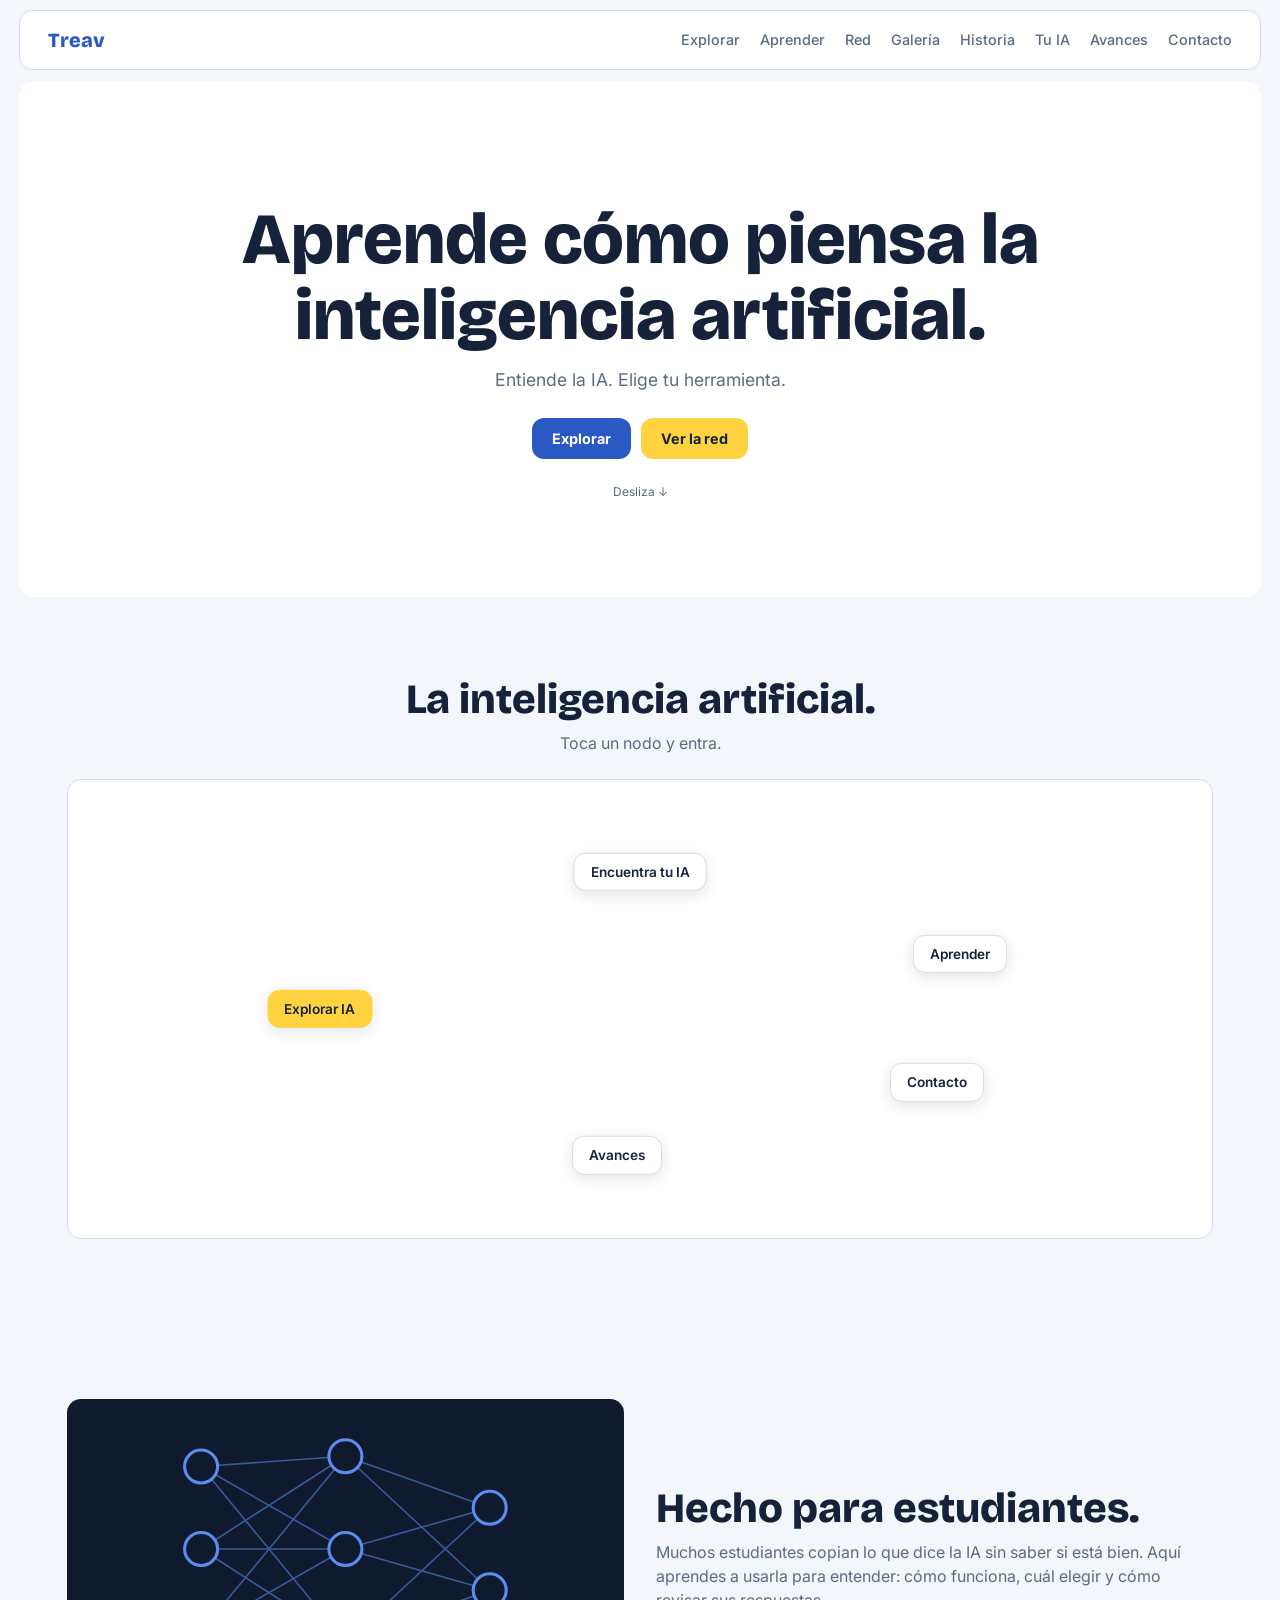
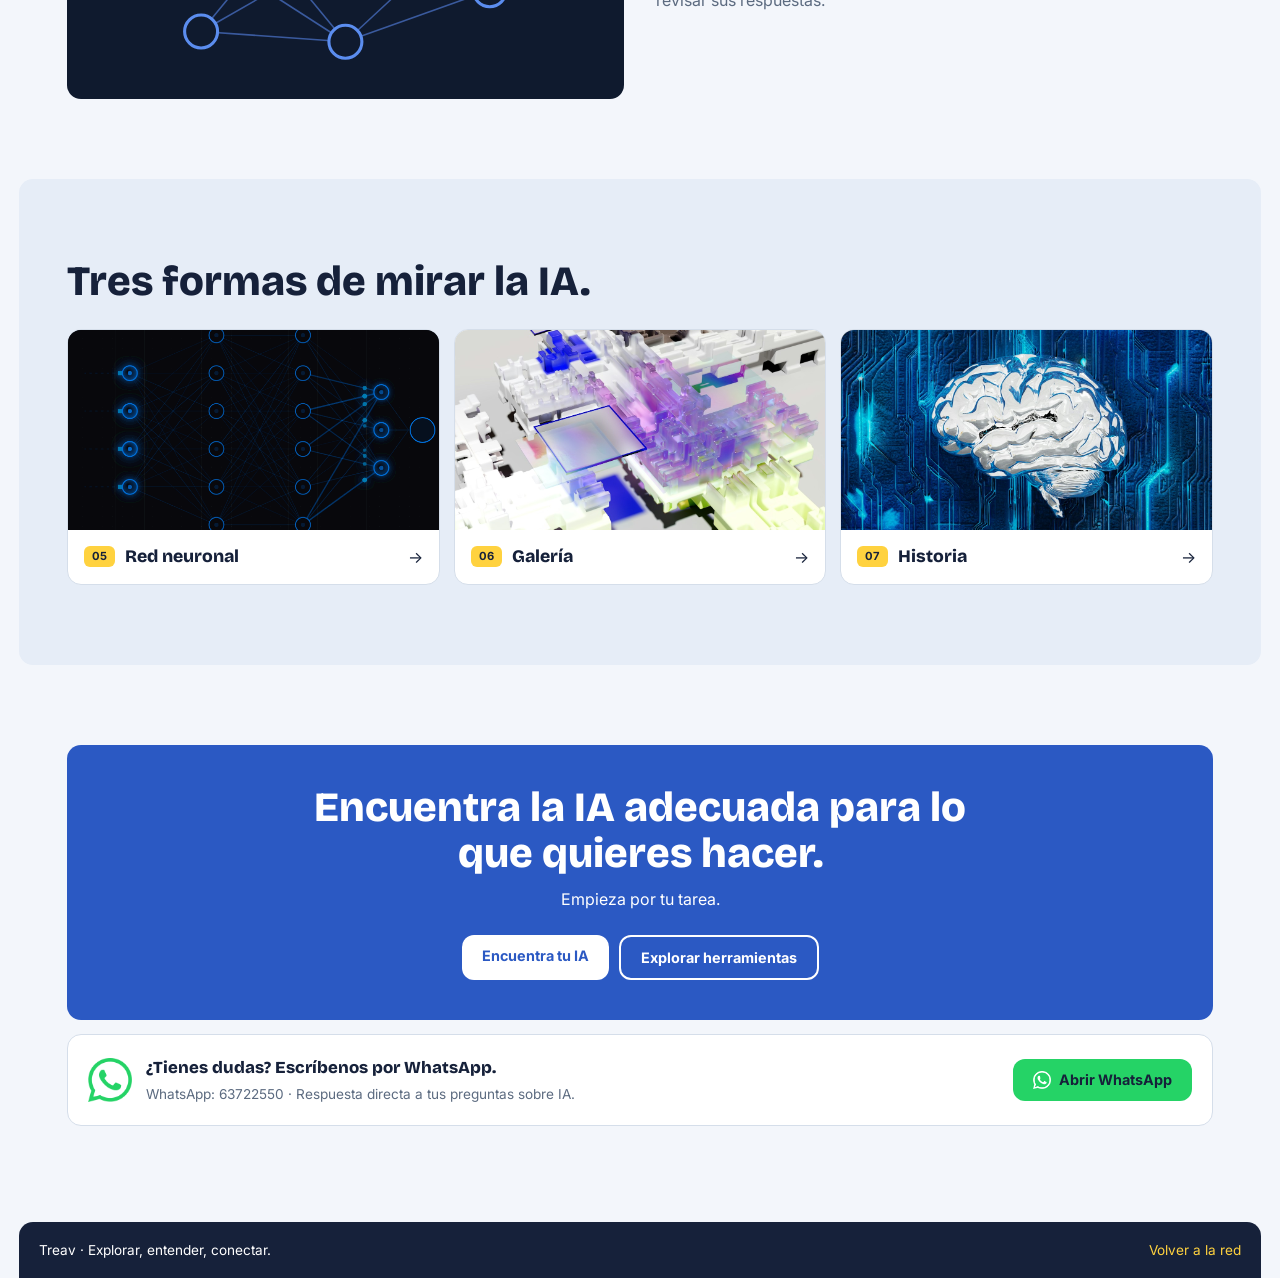
<file: index.html>
<!DOCTYPE html>
<html lang="es">
<head>
<meta charset="UTF-8">
<meta name="viewport" content="width=device-width, initial-scale=1.0">
<title>Treav</title>
<link rel="preconnect" href="https://fonts.googleapis.com">
<link rel="preconnect" href="https://fonts.gstatic.com" crossorigin>
<link href="https://fonts.googleapis.com/css2?family=Bricolage+Grotesque:opsz,wght@12..96,600;12..96,800&family=Inter:wght@400;500;600;700&display=swap" rel="stylesheet">
<link rel="stylesheet" href="css/estilos.css">
</head>
<body>
<header class="superior">
<a class="logo" href="index.html">
<h1>Treav</h1>
</a>
<nav class="menu">
<a href="explorar.html">Explorar</a>
<a href="aprender.html">Aprender</a>
<a href="red-neuronal.html">Red</a>
<a href="galeria.html">Galería</a>
<a href="historia.html">Historia</a>
<a href="tu-ia.html">Tu IA</a>
<a href="avances.html">Avances</a>
<a href="contacto.html">Contacto</a>
</nav>
</header>

<main class="home">

<section class="portada">
<video class="portada-red" src="img/red.mp4" autoplay muted loop playsinline></video>
<video class="portada-esfera" src="img/esfera.mp4" autoplay muted loop playsinline></video>
<div class="portada-contenido">
<h2 class="portada-titulo">Aprende cómo piensa la inteligencia artificial.</h2>
<p class="portada-texto">Entiende la IA. Elige tu herramienta.</p>
<div class="botones">
<a class="boton boton-principal" href="explorar.html">Explorar</a>
<a class="boton boton-secundario" href="#red">Ver la red</a>
</div>
<p class="desliza">Desliza ↓</p>
</div>
</section>

<section class="seccion" id="red">
<h2 class="seccion-titulo centrado">La inteligencia artificial.</h2>
<p class="seccion-texto centrado">Toca un nodo y entra.</p>
<div class="mapa">
<video class="mapa-esfera" src="img/esfera.mp4" autoplay muted loop playsinline></video>
<a class="nodo nodo-activo nodo-1" href="explorar.html">Explorar IA</a>
<a class="nodo nodo-2" href="tu-ia.html">Encuentra tu IA</a>
<a class="nodo nodo-3" href="aprender.html">Aprender</a>
<a class="nodo nodo-4" href="avances.html">Avances</a>
<a class="nodo nodo-5" href="contacto.html">Contacto</a>
</div>
</section>

<section class="seccion estudiantes">
<svg class="red-animada" viewBox="0 0 400 260" role="img" aria-label="Animación de una red neuronal con tres capas de nodos">
<g class="red-lineas">
<line x1="60" y1="50" x2="200" y2="40"/><line x1="60" y1="50" x2="200" y2="130"/><line x1="60" y1="50" x2="200" y2="220"/>
<line x1="60" y1="130" x2="200" y2="40"/><line x1="60" y1="130" x2="200" y2="130"/><line x1="60" y1="130" x2="200" y2="220"/>
<line x1="60" y1="210" x2="200" y2="40"/><line x1="60" y1="210" x2="200" y2="130"/><line x1="60" y1="210" x2="200" y2="220"/>
<line x1="200" y1="40" x2="340" y2="90"/><line x1="200" y1="130" x2="340" y2="90"/><line x1="200" y1="220" x2="340" y2="90"/>
<line x1="200" y1="40" x2="340" y2="170"/><line x1="200" y1="130" x2="340" y2="170"/><line x1="200" y1="220" x2="340" y2="170"/>
</g>
<circle class="nodo-red capa-1" cx="60" cy="50" r="16"/><circle class="nodo-red capa-1" cx="60" cy="130" r="16"/><circle class="nodo-red capa-1" cx="60" cy="210" r="16"/>
<circle class="nodo-red capa-2" cx="200" cy="40" r="16"/><circle class="nodo-red capa-2" cx="200" cy="130" r="16"/><circle class="nodo-red capa-2" cx="200" cy="220" r="16"/>
<circle class="nodo-red capa-3" cx="340" cy="90" r="16"/><circle class="nodo-red capa-3" cx="340" cy="170" r="16"/>
</svg>
<div>
<h2 class="seccion-titulo">Hecho para estudiantes.</h2>
<p class="seccion-texto">Muchos estudiantes copian lo que dice la IA sin saber si está bien. Aquí aprendes a usarla para entender: cómo funciona, cuál elegir y cómo revisar sus respuestas.</p>
</div>
</section>

<section class="seccion seccion-alterna">
<div class="cabecera">
<h2 class="seccion-titulo">Tres formas de mirar la IA.</h2>
</div>
<div class="tarjetas">
<a class="tarjeta" href="red-neuronal.html">
<img class="tarjeta-imagen" src="img/red-neuronal.gif" alt="Animación de una red neuronal con capas de nodos">
<div class="tarjeta-pie">
<span class="tarjeta-numero">05</span>
<h3>Red neuronal</h3>
<span class="tarjeta-flecha">→</span>
</div>
</a>
<a class="tarjeta" href="galeria.html">
<div class="tarjeta-pie">
<span class="tarjeta-numero">06</span>
<h3>Galería</h3>
<span class="tarjeta-flecha">→</span>
</div>
</a>
<a class="tarjeta" href="historia.html">
<div class="tarjeta-pie">
<span class="tarjeta-numero">07</span>
<h3>Historia</h3>
<span class="tarjeta-flecha">→</span>
</div>
</a>
</div>
</section>

<section class="seccion">
<div class="invitacion">
<h2>Encuentra la IA adecuada para lo que quieres hacer.</h2>
<p>Empieza por tu tarea.</p>
<div class="botones">
<a class="boton boton-blanco" href="tu-ia.html">Encuentra tu IA</a>
<a class="boton boton-borde" href="explorar.html">Explorar herramientas</a>
</div>
</div>
<div class="whatsapp">
<img class="whatsapp-logo" src="img/whatsapp-logo.png" alt="">
<div class="whatsapp-texto">
<h3>¿Tienes dudas? Escríbenos por WhatsApp.</h3>
<p>WhatsApp: 63722550 · Respuesta directa a tus preguntas sobre IA.</p>
</div>
<a class="boton boton-whatsapp" href="https://wa.me/59163722550" target="_blank" rel="noopener"><img src="img/whatsapp-icono.png" alt="">Abrir WhatsApp</a>
</div>
</section>

</main>

<footer class="pie">
<p>Treav · Explorar, entender, conectar.</p>
<a href="#red">Volver a la red</a>
</footer>
</body>
</html>
</file>
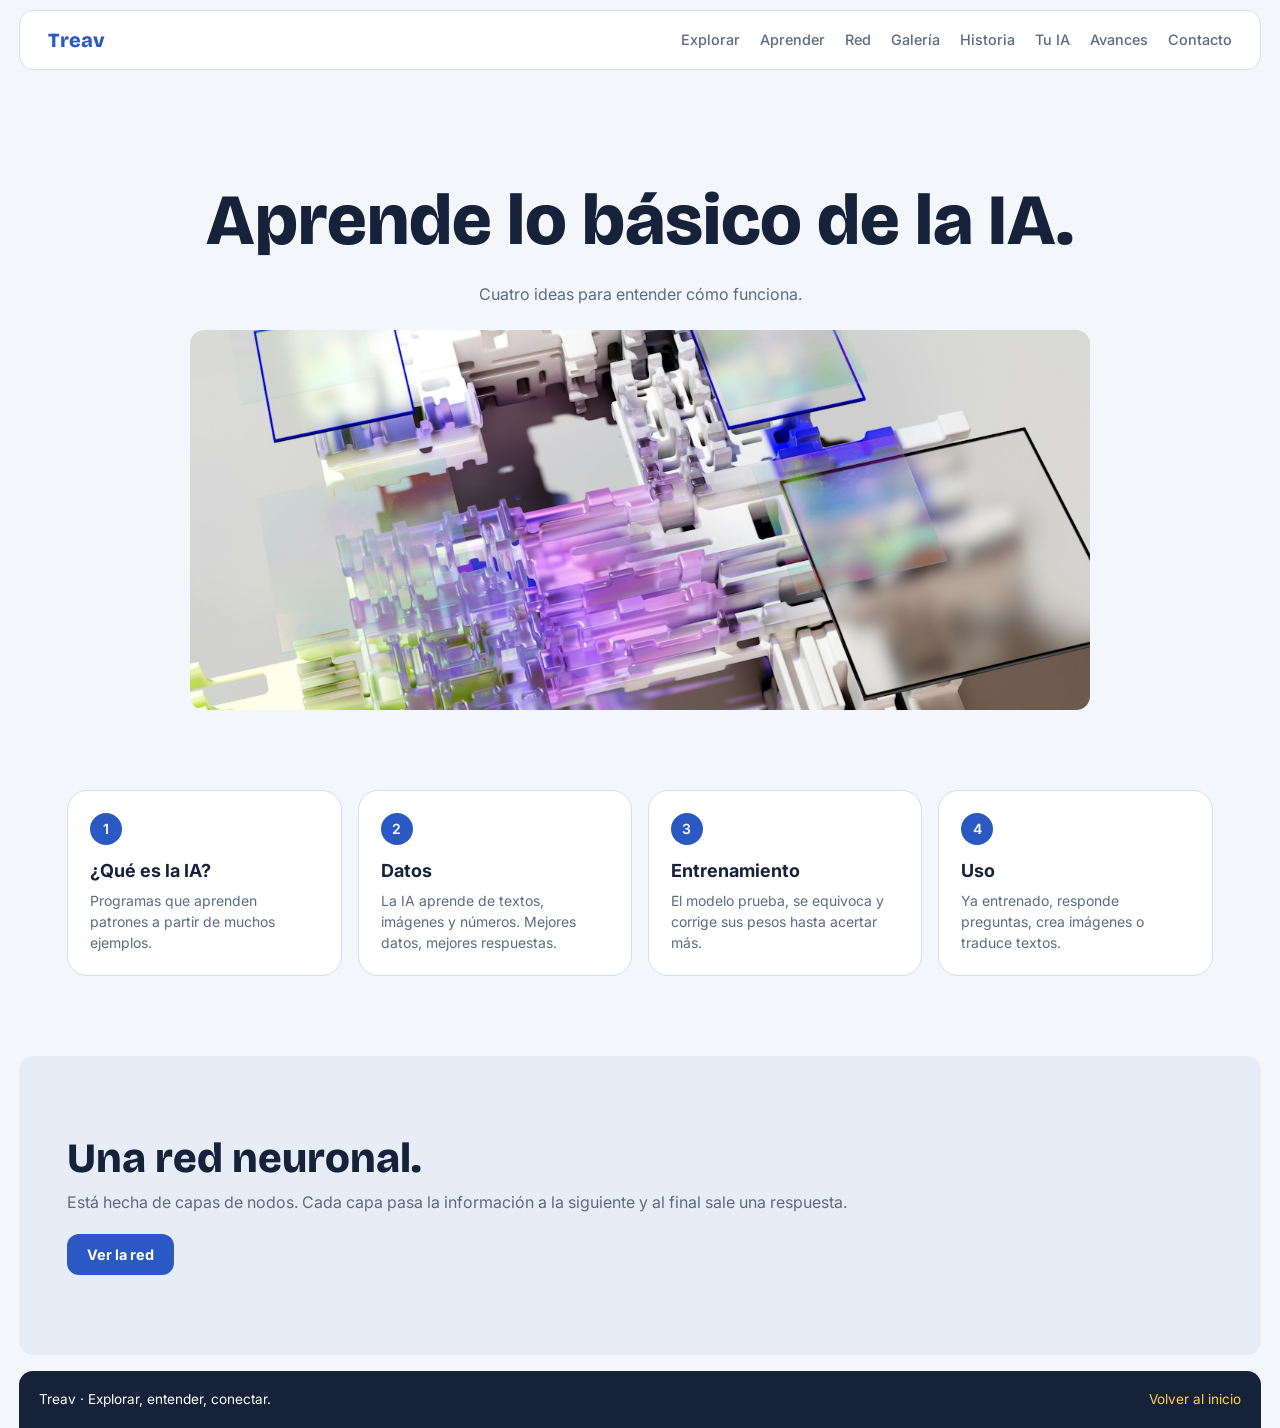
<file: aprender.html>
<!DOCTYPE html>
<html lang="es">
<head>
<meta charset="UTF-8">
<meta name="viewport" content="width=device-width, initial-scale=1.0">
<title>Aprender · Treav</title>
<link rel="preconnect" href="https://fonts.googleapis.com">
<link rel="preconnect" href="https://fonts.gstatic.com" crossorigin>
<link href="https://fonts.googleapis.com/css2?family=Bricolage+Grotesque:opsz,wght@12..96,600;12..96,800&family=Inter:wght@400;500;600;700&display=swap" rel="stylesheet">
<link rel="stylesheet" href="css/estilos.css">
<link rel="stylesheet" href="css/aprender.css">
</head>
<body>
<header class="superior">
<a class="logo" href="index.html">
<h1>Treav</h1>
</a>
<nav class="menu">
<a href="explorar.html">Explorar</a>
<a href="aprender.html">Aprender</a>
<a href="red-neuronal.html">Red</a>
<a href="galeria.html">Galería</a>
<a href="historia.html">Historia</a>
<a href="tu-ia.html">Tu IA</a>
<a href="avances.html">Avances</a>
<a href="contacto.html">Contacto</a>
</nav>
</header>

<main>

<section class="pagina-cabecera">
<h2 class="pagina-titulo">Aprende lo básico de la IA.</h2>
<p class="seccion-texto">Cuatro ideas para entender cómo funciona.</p>
<img class="cabecera-foto" src="img/red-computadoras.jpg" alt="Red neuronal artificial representada con objetos físicos conectados">
</section>

<section class="seccion">
<div class="lecciones">
<div class="leccion">
<span class="leccion-numero">1</span>
<h3>¿Qué es la IA?</h3>
<p>Programas que aprenden patrones a partir de muchos ejemplos.</p>
</div>
<div class="leccion">
<span class="leccion-numero">2</span>
<h3>Datos</h3>
<p>La IA aprende de textos, imágenes y números. Mejores datos, mejores respuestas.</p>
</div>
<div class="leccion">
<span class="leccion-numero">3</span>
<h3>Entrenamiento</h3>
<p>El modelo prueba, se equivoca y corrige sus pesos hasta acertar más.</p>
</div>
<div class="leccion">
<span class="leccion-numero">4</span>
<h3>Uso</h3>
<p>Ya entrenado, responde preguntas, crea imágenes o traduce textos.</p>
</div>
</div>
</section>

<section class="seccion seccion-alterna">
<div class="explicacion">
<div>
<h2 class="seccion-titulo">Una red neuronal.</h2>
<p class="seccion-texto">Está hecha de capas de nodos. Cada capa pasa la información a la siguiente y al final sale una respuesta.</p>
<a class="boton boton-principal explicacion-boton" href="index.html#red">Ver la red</a>
</div>
</div>
</section>

</main>

<footer class="pie">
<p>Treav · Explorar, entender, conectar.</p>
<a href="index.html">Volver al inicio</a>
</footer>
</body>
</html>
</file>
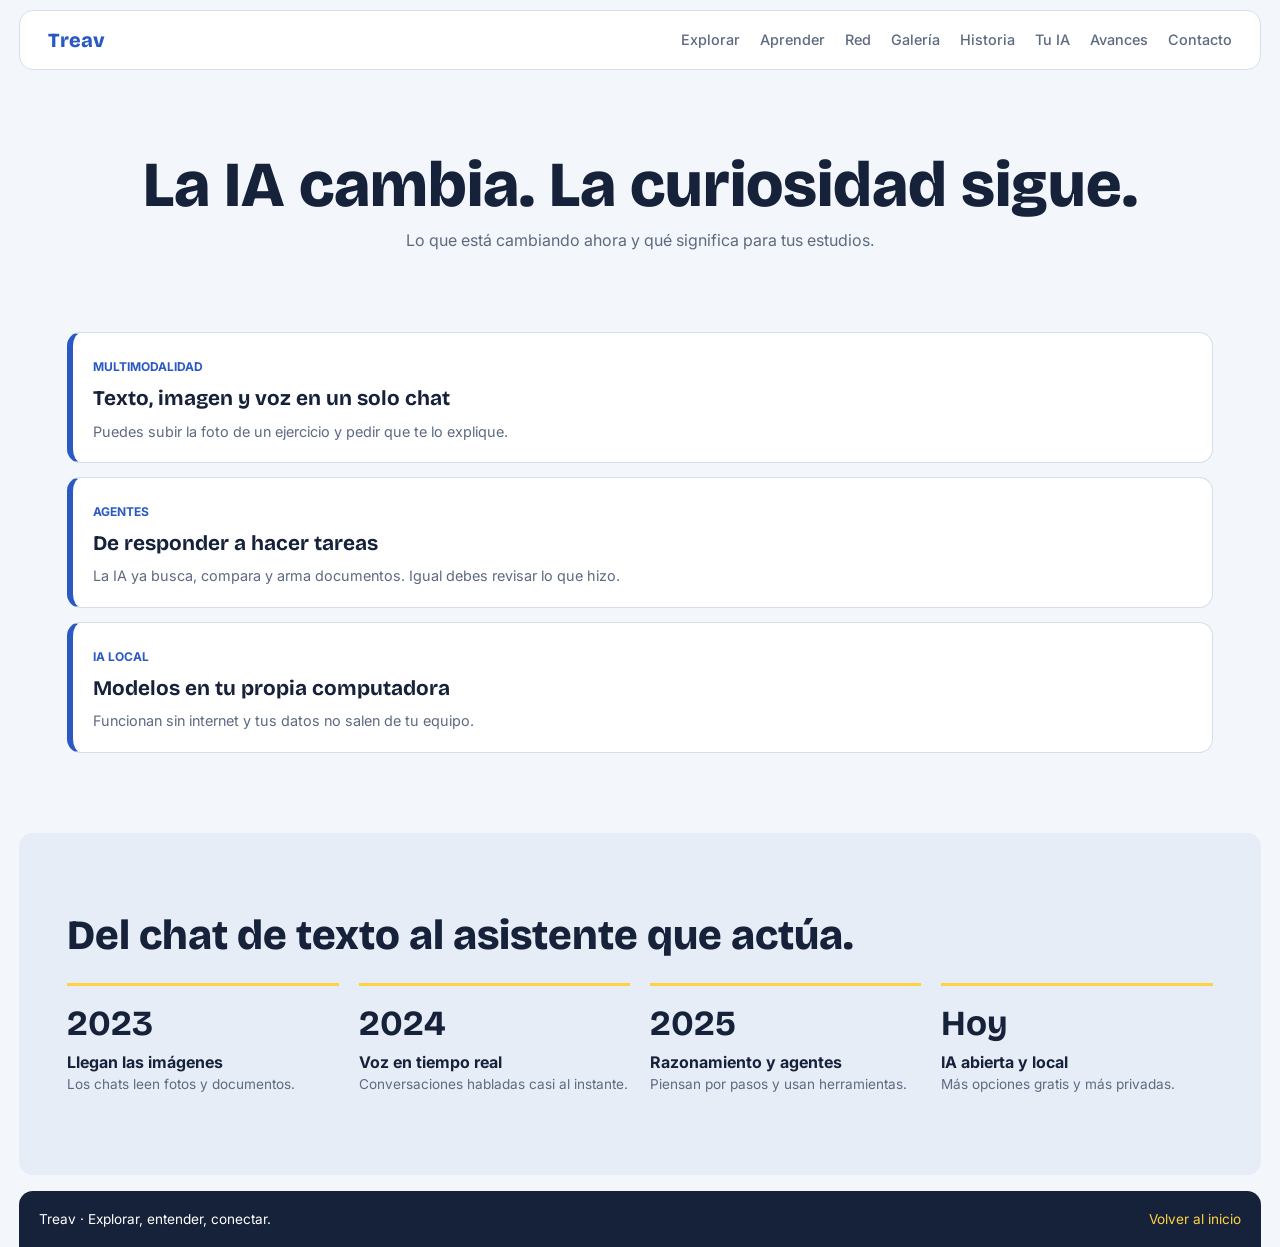
<file: avances.html>
<!DOCTYPE html>
<html lang="es">
<head>
<meta charset="UTF-8">
<meta name="viewport" content="width=device-width, initial-scale=1.0">
<title>Avances · Treav</title>
<link rel="preconnect" href="https://fonts.googleapis.com">
<link rel="preconnect" href="https://fonts.gstatic.com" crossorigin>
<link href="https://fonts.googleapis.com/css2?family=Bricolage+Grotesque:opsz,wght@12..96,600;12..96,800&family=Inter:wght@400;500;600;700&display=swap" rel="stylesheet">
<link rel="stylesheet" href="css/estilos.css">
<link rel="stylesheet" href="css/avances.css">
</head>
<body>
<header class="superior">
<a class="logo" href="index.html">
<h1>Treav</h1>
</a>
<nav class="menu">
<a href="explorar.html">Explorar</a>
<a href="aprender.html">Aprender</a>
<a href="red-neuronal.html">Red</a>
<a href="galeria.html">Galería</a>
<a href="historia.html">Historia</a>
<a href="tu-ia.html">Tu IA</a>
<a href="avances.html">Avances</a>
<a href="contacto.html">Contacto</a>
</nav>
</header>

<main>

<section class="avances-cabecera">
<h2 class="avances-titulo">La IA cambia. La curiosidad sigue.</h2>
<p class="seccion-texto">Lo que está cambiando ahora y qué significa para tus estudios.</p>
</section>

<section class="seccion">
<div class="novedades">
<div class="novedad">
<span class="novedad-etiqueta">Multimodalidad</span>
<h3>Texto, imagen y voz en un solo chat</h3>
<p>Puedes subir la foto de un ejercicio y pedir que te lo explique.</p>
</div>
<div class="novedad">
<span class="novedad-etiqueta">Agentes</span>
<h3>De responder a hacer tareas</h3>
<p>La IA ya busca, compara y arma documentos. Igual debes revisar lo que hizo.</p>
</div>
<div class="novedad">
<span class="novedad-etiqueta">IA local</span>
<h3>Modelos en tu propia computadora</h3>
<p>Funcionan sin internet y tus datos no salen de tu equipo.</p>
</div>
</div>
</section>

<section class="seccion seccion-alterna">
<h2 class="seccion-titulo">Del chat de texto al asistente que actúa.</h2>
<div class="anios">
<div class="anio">
<strong>2023</strong>
<h3>Llegan las imágenes</h3>
<p>Los chats leen fotos y documentos.</p>
</div>
<div class="anio">
<strong>2024</strong>
<h3>Voz en tiempo real</h3>
<p>Conversaciones habladas casi al instante.</p>
</div>
<div class="anio">
<strong>2025</strong>
<h3>Razonamiento y agentes</h3>
<p>Piensan por pasos y usan herramientas.</p>
</div>
<div class="anio">
<strong>Hoy</strong>
<h3>IA abierta y local</h3>
<p>Más opciones gratis y más privadas.</p>
</div>
</div>
</section>

</main>

<footer class="pie">
<p>Treav · Explorar, entender, conectar.</p>
<a href="index.html">Volver al inicio</a>
</footer>
</body>
</html>
</file>
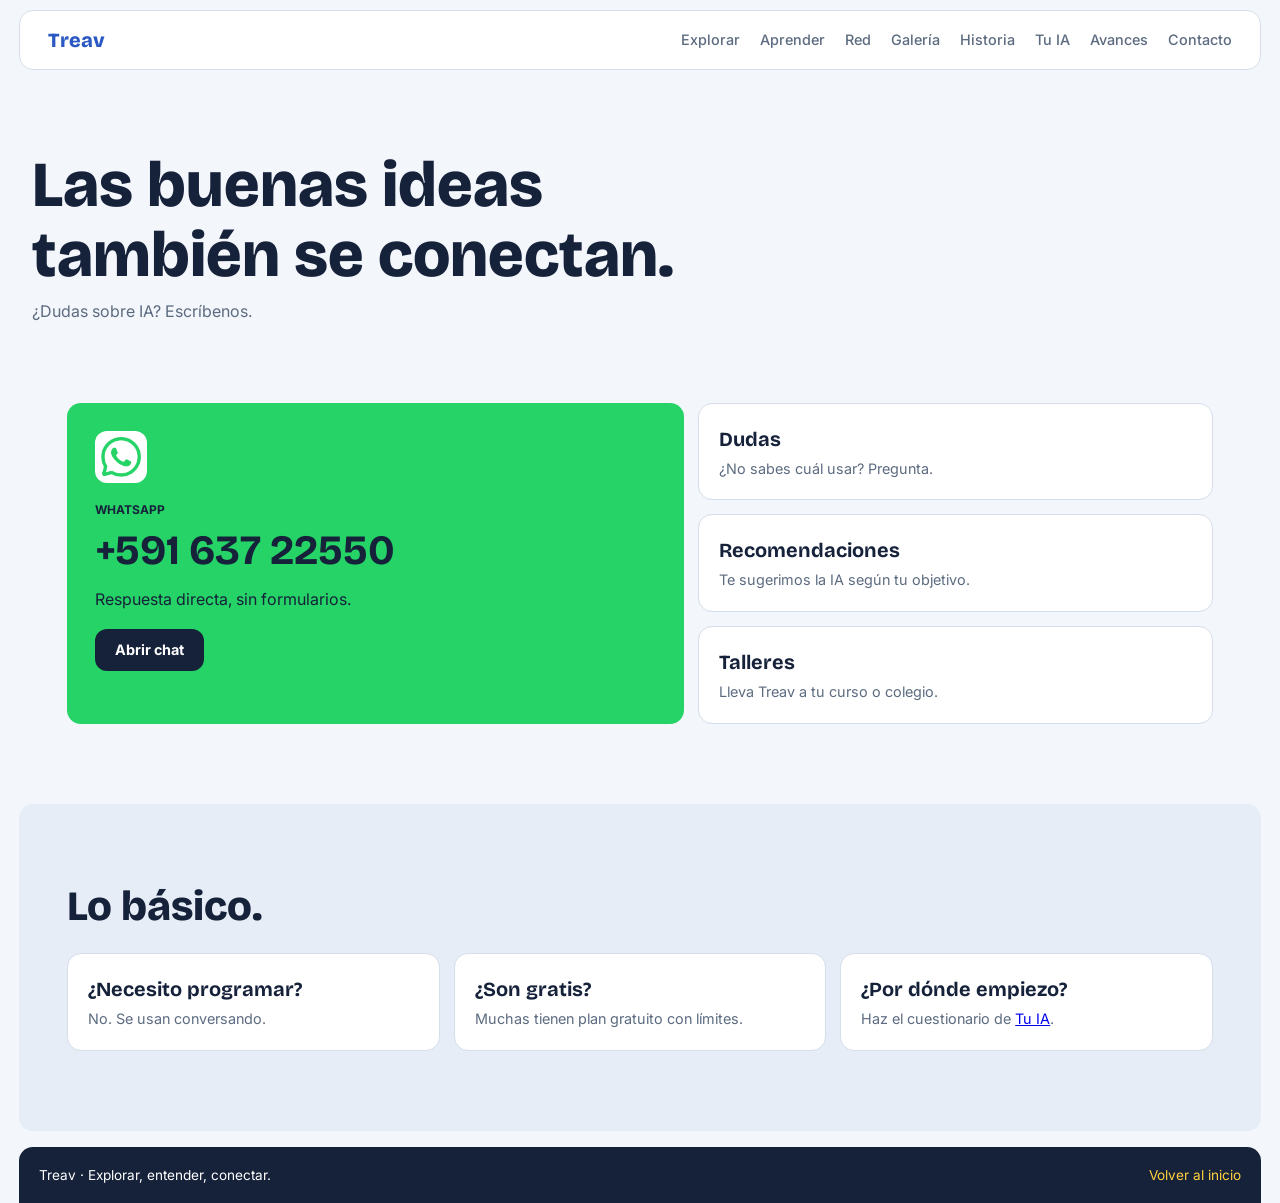
<file: contacto.html>
<!DOCTYPE html>
<html lang="es">
<head>
<meta charset="UTF-8">
<meta name="viewport" content="width=device-width, initial-scale=1.0">
<title>Contacto · Treav</title>
<link rel="preconnect" href="https://fonts.googleapis.com">
<link rel="preconnect" href="https://fonts.gstatic.com" crossorigin>
<link href="https://fonts.googleapis.com/css2?family=Bricolage+Grotesque:opsz,wght@12..96,600;12..96,800&family=Inter:wght@400;500;600;700&display=swap" rel="stylesheet">
<link rel="stylesheet" href="css/estilos.css">
<link rel="stylesheet" href="css/contacto.css">
</head>
<body>
<header class="superior">
<a class="logo" href="index.html">
<h1>Treav</h1>
</a>
<nav class="menu">
<a href="explorar.html">Explorar</a>
<a href="aprender.html">Aprender</a>
<a href="red-neuronal.html">Red</a>
<a href="galeria.html">Galería</a>
<a href="historia.html">Historia</a>
<a href="tu-ia.html">Tu IA</a>
<a href="avances.html">Avances</a>
<a href="contacto.html">Contacto</a>
</nav>
</header>

<main>

<section class="contacto-cabecera">
<h2 class="contacto-titulo">Las buenas ideas también se conectan.</h2>
<p class="seccion-texto">¿Dudas sobre IA? Escríbenos.</p>
</section>

<section class="seccion">
<div class="contacto">
<div class="tarjeta-whatsapp">
<img src="img/whatsapp-logo.png" alt="">
<span>WhatsApp</span>
<strong>+591 637 22550</strong>
<p>Respuesta directa, sin formularios.</p>
<a class="boton" href="https://wa.me/59163722550" target="_blank" rel="noopener">Abrir chat</a>
</div>
<div class="motivos">
<div class="motivo">
<h3>Dudas</h3>
<p>¿No sabes cuál usar? Pregunta.</p>
</div>
<div class="motivo">
<h3>Recomendaciones</h3>
<p>Te sugerimos la IA según tu objetivo.</p>
</div>
<div class="motivo">
<h3>Talleres</h3>
<p>Lleva Treav a tu curso o colegio.</p>
</div>
</div>
</div>
</section>

<section class="seccion seccion-alterna">
<h2 class="seccion-titulo">Lo básico.</h2>
<div class="preguntas">
<div class="pregunta">
<h3>¿Necesito programar?</h3>
<p>No. Se usan conversando.</p>
</div>
<div class="pregunta">
<h3>¿Son gratis?</h3>
<p>Muchas tienen plan gratuito con límites.</p>
</div>
<div class="pregunta">
<h3>¿Por dónde empiezo?</h3>
<p>Haz el cuestionario de <a href="tu-ia.html">Tu IA</a>.</p>
</div>
</div>
</section>

</main>

<footer class="pie">
<p>Treav · Explorar, entender, conectar.</p>
<a href="index.html">Volver al inicio</a>
</footer>
</body>
</html>
</file>
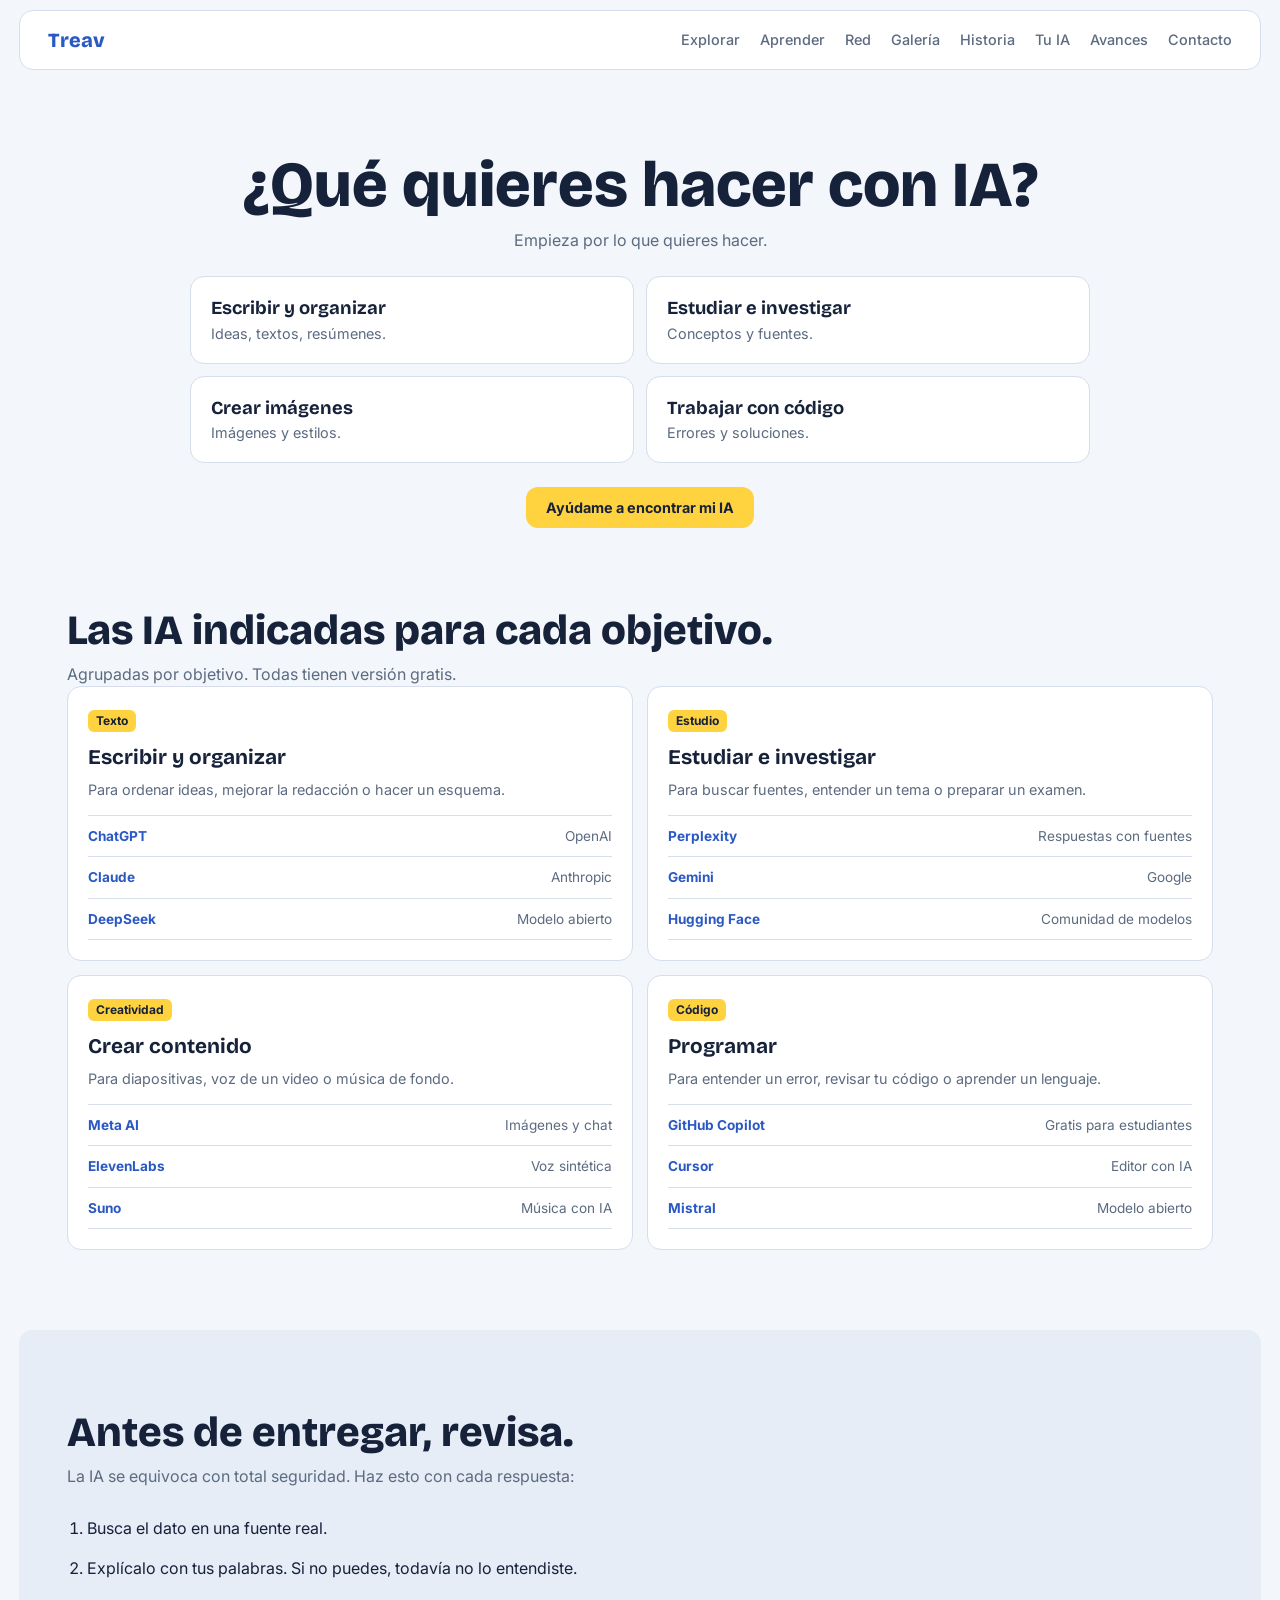
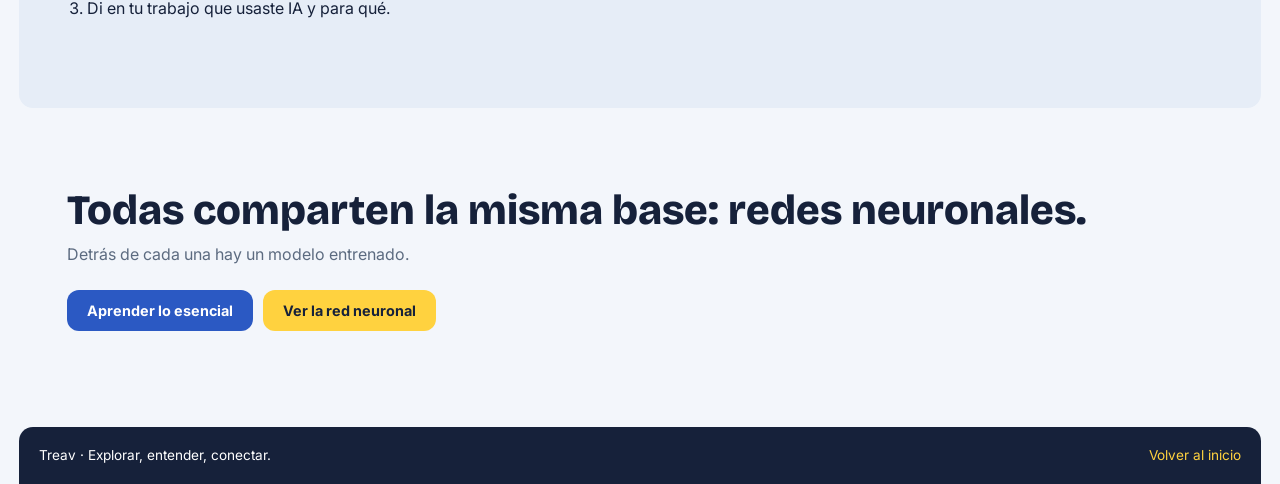
<file: explorar.html>
<!DOCTYPE html>
<html lang="es">
<head>
<meta charset="UTF-8">
<meta name="viewport" content="width=device-width, initial-scale=1.0">
<title>Explorar · Treav</title>
<link rel="preconnect" href="https://fonts.googleapis.com">
<link rel="preconnect" href="https://fonts.gstatic.com" crossorigin>
<link href="https://fonts.googleapis.com/css2?family=Bricolage+Grotesque:opsz,wght@12..96,600;12..96,800&family=Inter:wght@400;500;600;700&display=swap" rel="stylesheet">
<link rel="stylesheet" href="css/estilos.css">
<link rel="stylesheet" href="css/explorar.css">
</head>
<body>
<header class="superior">
<a class="logo" href="index.html">
<h1>Treav</h1>
</a>
<nav class="menu">
<a href="explorar.html">Explorar</a>
<a href="aprender.html">Aprender</a>
<a href="red-neuronal.html">Red</a>
<a href="galeria.html">Galería</a>
<a href="historia.html">Historia</a>
<a href="tu-ia.html">Tu IA</a>
<a href="avances.html">Avances</a>
<a href="contacto.html">Contacto</a>
</nav>
</header>

<main>

<section class="explorar-cabecera">
<h2 class="explorar-titulo">¿Qué quieres hacer con IA?</h2>
<p class="seccion-texto">Empieza por lo que quieres hacer.</p>
<div class="opciones-inicio">
<a class="opcion-inicio" href="#escribir"><h3>Escribir y organizar</h3><p>Ideas, textos, resúmenes.</p></a>
<a class="opcion-inicio" href="#estudiar"><h3>Estudiar e investigar</h3><p>Conceptos y fuentes.</p></a>
<a class="opcion-inicio" href="#crear"><h3>Crear imágenes</h3><p>Imágenes y estilos.</p></a>
<a class="opcion-inicio" href="#codigo"><h3>Trabajar con código</h3><p>Errores y soluciones.</p></a>
</div>
<a class="boton boton-secundario" href="tu-ia.html">Ayúdame a encontrar mi IA</a>
</section>

<section class="seccion">
<h2 class="seccion-titulo">Las IA indicadas para cada objetivo.</h2>
<p class="seccion-texto">Agrupadas por objetivo. Todas tienen versión gratis.</p>
<div class="grupos">
<div class="grupo" id="escribir">
<span class="grupo-etiqueta">Texto</span>
<h3>Escribir y organizar</h3>
<p class="grupo-uso">Para ordenar ideas, mejorar la redacción o hacer un esquema.</p>
<ul class="herramientas">
<li><a href="https://chatgpt.com" target="_blank" rel="noopener">ChatGPT</a><span>OpenAI</span></li>
<li><a href="https://claude.ai" target="_blank" rel="noopener">Claude</a><span>Anthropic</span></li>
<li><a href="https://chat.deepseek.com" target="_blank" rel="noopener">DeepSeek</a><span>Modelo abierto</span></li>
</ul>
</div>
<div class="grupo" id="estudiar">
<span class="grupo-etiqueta">Estudio</span>
<h3>Estudiar e investigar</h3>
<p class="grupo-uso">Para buscar fuentes, entender un tema o preparar un examen.</p>
<ul class="herramientas">
<li><a href="https://www.perplexity.ai" target="_blank" rel="noopener">Perplexity</a><span>Respuestas con fuentes</span></li>
<li><a href="https://gemini.google.com" target="_blank" rel="noopener">Gemini</a><span>Google</span></li>
<li><a href="https://huggingface.co" target="_blank" rel="noopener">Hugging Face</a><span>Comunidad de modelos</span></li>
</ul>
</div>
<div class="grupo" id="crear">
<span class="grupo-etiqueta">Creatividad</span>
<h3>Crear contenido</h3>
<p class="grupo-uso">Para diapositivas, voz de un video o música de fondo.</p>
<ul class="herramientas">
<li><a href="https://www.meta.ai" target="_blank" rel="noopener">Meta AI</a><span>Imágenes y chat</span></li>
<li><a href="https://elevenlabs.io" target="_blank" rel="noopener">ElevenLabs</a><span>Voz sintética</span></li>
<li><a href="https://suno.com" target="_blank" rel="noopener">Suno</a><span>Música con IA</span></li>
</ul>
</div>
<div class="grupo" id="codigo">
<span class="grupo-etiqueta">Código</span>
<h3>Programar</h3>
<p class="grupo-uso">Para entender un error, revisar tu código o aprender un lenguaje.</p>
<ul class="herramientas">
<li><a href="https://github.com/features/copilot" target="_blank" rel="noopener">GitHub Copilot</a><span>Gratis para estudiantes</span></li>
<li><a href="https://cursor.com" target="_blank" rel="noopener">Cursor</a><span>Editor con IA</span></li>
<li><a href="https://chat.mistral.ai" target="_blank" rel="noopener">Mistral</a><span>Modelo abierto</span></li>
</ul>
</div>
</div>
</section>

<section class="seccion seccion-alterna">
<h2 class="seccion-titulo">Antes de entregar, revisa.</h2>
<p class="seccion-texto">La IA se equivoca con total seguridad. Haz esto con cada respuesta:</p>
<ol class="revisar">
<li>Busca el dato en una fuente real.</li>
<li>Explícalo con tus palabras. Si no puedes, todavía no lo entendiste.</li>
<li>Di en tu trabajo que usaste IA y para qué.</li>
</ol>
</section>

<section class="seccion">
<h2 class="seccion-titulo">Todas comparten la misma base: redes neuronales.</h2>
<p class="seccion-texto">Detrás de cada una hay un modelo entrenado.</p>
<div class="botones botones-izquierda">
<a class="boton boton-principal" href="aprender.html">Aprender lo esencial</a>
<a class="boton boton-secundario" href="red-neuronal.html">Ver la red neuronal</a>
</div>
</section>

</main>

<footer class="pie">
<p>Treav · Explorar, entender, conectar.</p>
<a href="index.html">Volver al inicio</a>
</footer>
</body>
</html>
</file>
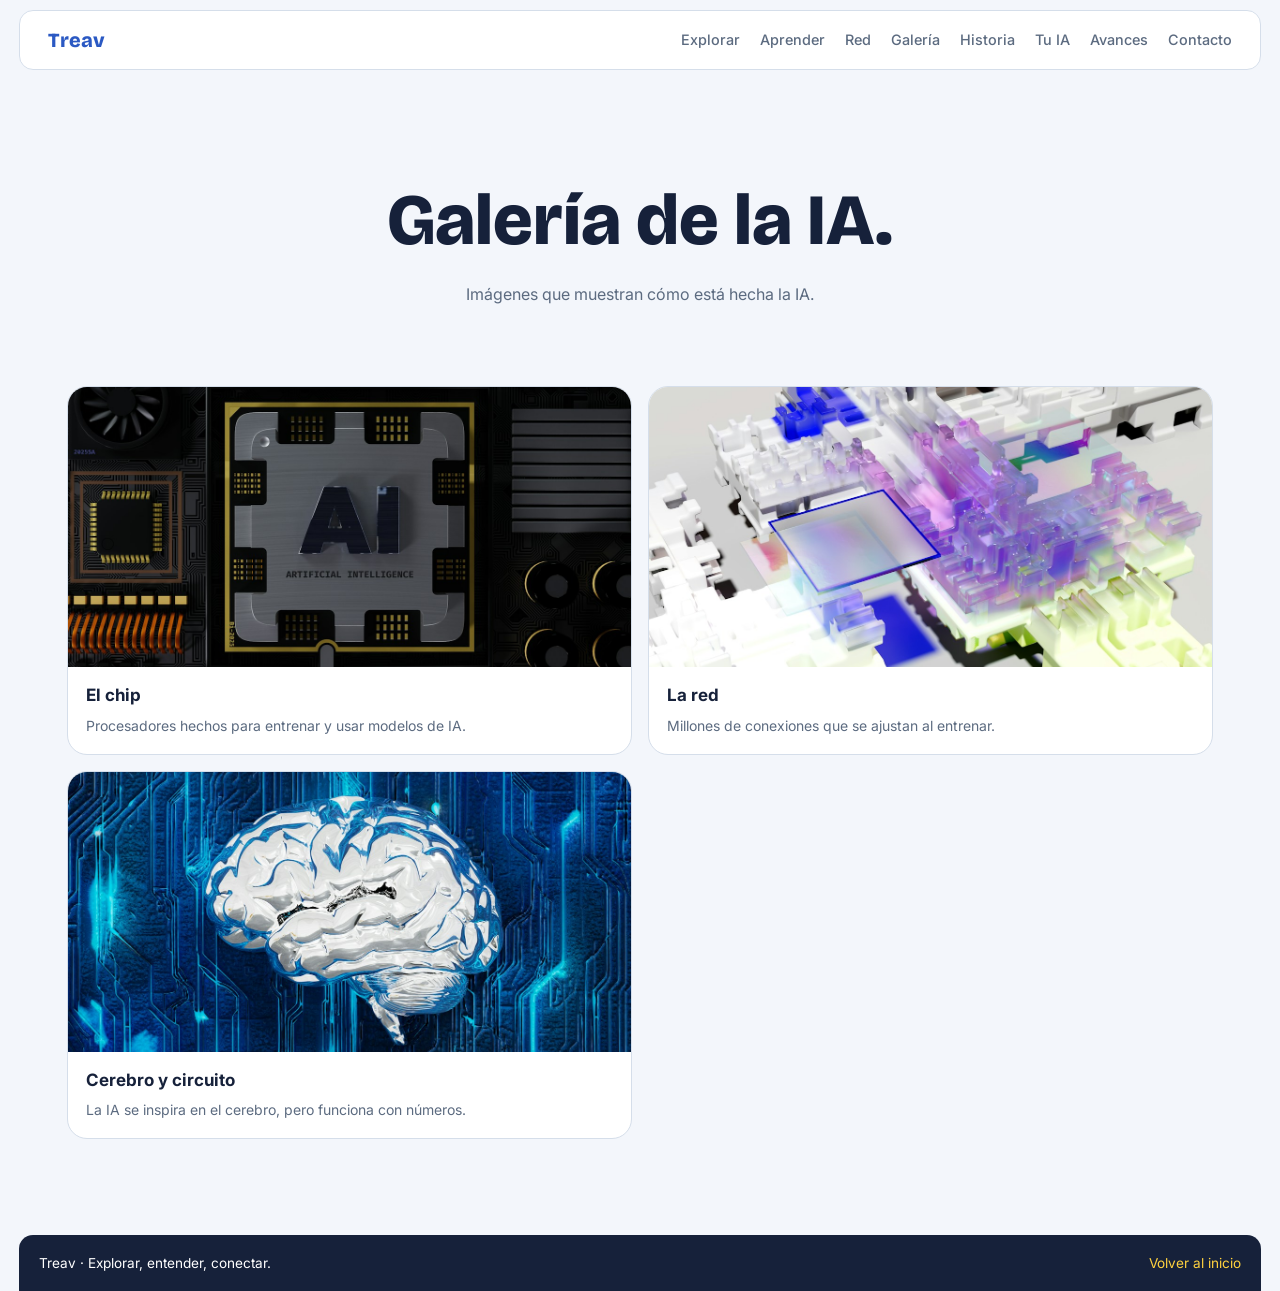
<file: galeria.html>
<!DOCTYPE html>
<html lang="es">
<head>
<meta charset="UTF-8">
<meta name="viewport" content="width=device-width, initial-scale=1.0">
<title>Galería · Treav</title>
<link rel="preconnect" href="https://fonts.googleapis.com">
<link rel="preconnect" href="https://fonts.gstatic.com" crossorigin>
<link href="https://fonts.googleapis.com/css2?family=Bricolage+Grotesque:opsz,wght@12..96,600;12..96,800&family=Inter:wght@400;500;600;700&display=swap" rel="stylesheet">
<link rel="stylesheet" href="css/estilos.css">
<link rel="stylesheet" href="css/galeria.css">
</head>
<body>
<header class="superior">
<a class="logo" href="index.html">
<h1>Treav</h1>
</a>
<nav class="menu">
<a href="explorar.html">Explorar</a>
<a href="aprender.html">Aprender</a>
<a href="red-neuronal.html">Red</a>
<a href="galeria.html">Galería</a>
<a href="historia.html">Historia</a>
<a href="tu-ia.html">Tu IA</a>
<a href="avances.html">Avances</a>
<a href="contacto.html">Contacto</a>
</nav>
</header>

<main>

<section class="galeria-cabecera">
<h2 class="galeria-titulo">Galería de la IA.</h2>
<p class="seccion-texto">Imágenes que muestran cómo está hecha la IA.</p>
</section>

<section class="seccion">
<div class="cuadricula">
<div class="obra">
<img class="obra-imagen" src="img/chip-ia.jpg" alt="Chip de computadora con las letras AI">
<h3>El chip</h3>
<p>Procesadores hechos para entrenar y usar modelos de IA.</p>
</div>
<div class="obra">
<img class="obra-imagen" src="img/red-fisica.jpg" alt="Red neuronal representada con objetos físicos conectados">
<h3>La red</h3>
<p>Millones de conexiones que se ajustan al entrenar.</p>
</div>
<div class="obra">
<img class="obra-imagen" src="img/cerebro-circuito.jpg" alt="Cerebro dibujado sobre un circuito de computadora">
<h3>Cerebro y circuito</h3>
<p>La IA se inspira en el cerebro, pero funciona con números.</p>
</div>
</div>
</section>

</main>

<footer class="pie">
<p>Treav · Explorar, entender, conectar.</p>
<a href="index.html">Volver al inicio</a>
</footer>
</body>
</html>
</file>
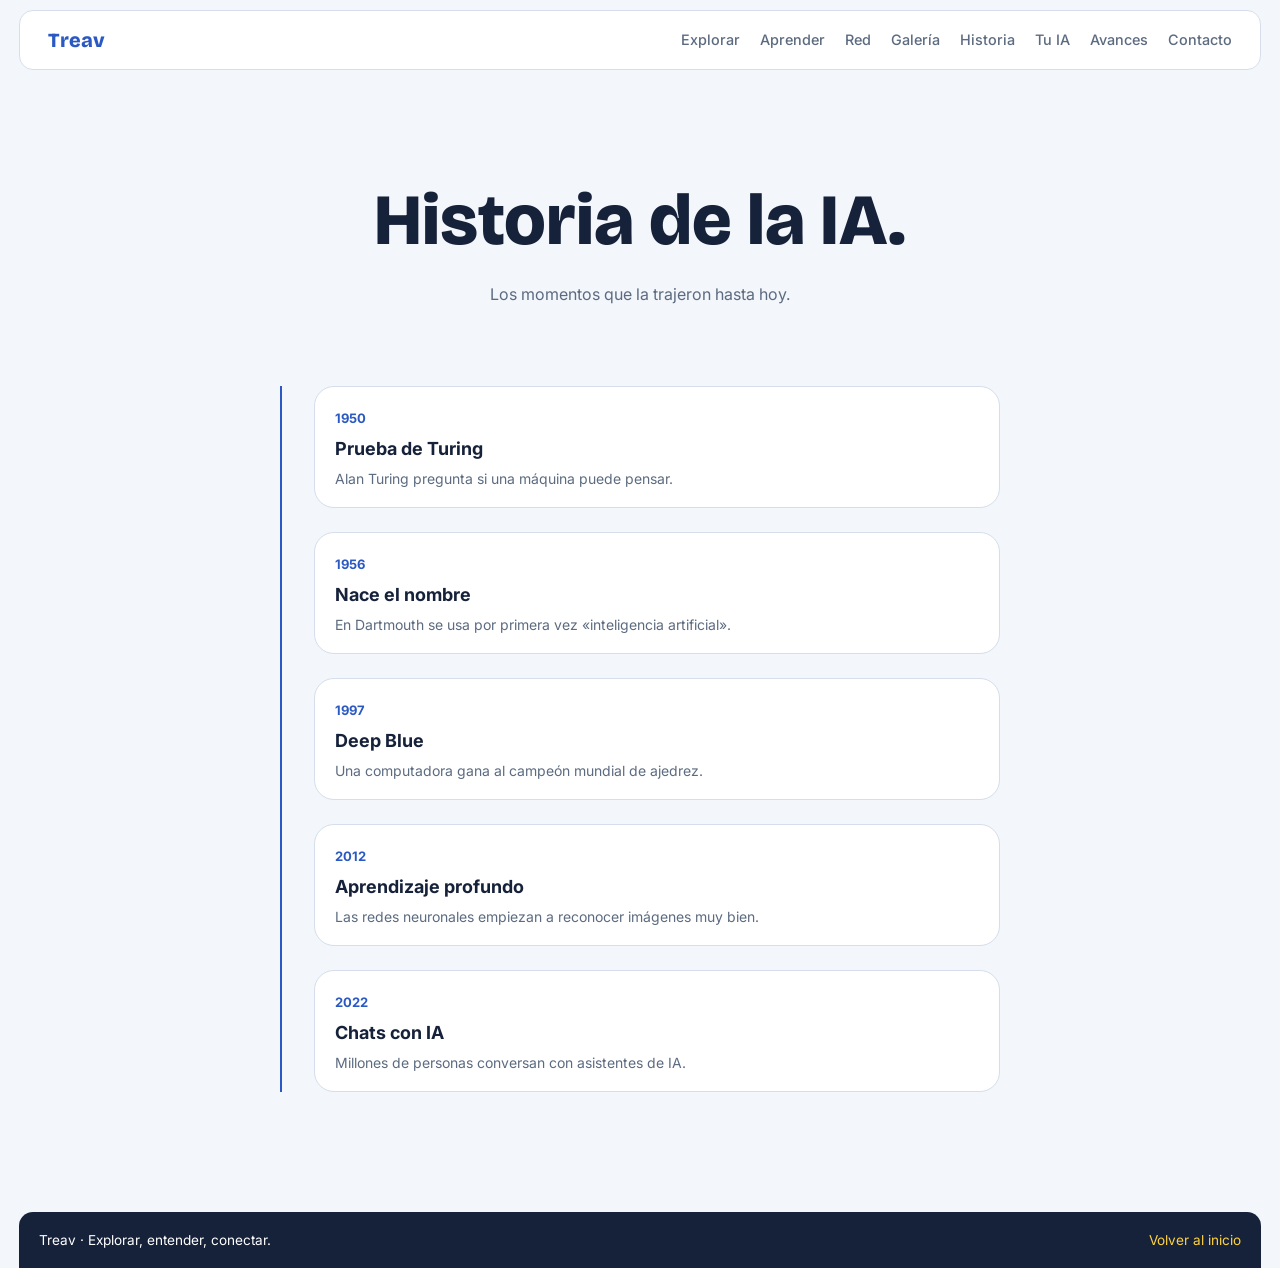
<file: historia.html>
<!DOCTYPE html>
<html lang="es">
<head>
<meta charset="UTF-8">
<meta name="viewport" content="width=device-width, initial-scale=1.0">
<title>Historia · Treav</title>
<link rel="preconnect" href="https://fonts.googleapis.com">
<link rel="preconnect" href="https://fonts.gstatic.com" crossorigin>
<link href="https://fonts.googleapis.com/css2?family=Bricolage+Grotesque:opsz,wght@12..96,600;12..96,800&family=Inter:wght@400;500;600;700&display=swap" rel="stylesheet">
<link rel="stylesheet" href="css/estilos.css">
<link rel="stylesheet" href="css/historia.css">
</head>
<body>
<header class="superior">
<a class="logo" href="index.html">
<h1>Treav</h1>
</a>
<nav class="menu">
<a href="explorar.html">Explorar</a>
<a href="aprender.html">Aprender</a>
<a href="red-neuronal.html">Red</a>
<a href="galeria.html">Galería</a>
<a href="historia.html">Historia</a>
<a href="tu-ia.html">Tu IA</a>
<a href="avances.html">Avances</a>
<a href="contacto.html">Contacto</a>
</nav>
</header>

<main>

<section class="historia-cabecera">
<h2 class="historia-titulo">Historia de la IA.</h2>
<p class="seccion-texto">Los momentos que la trajeron hasta hoy.</p>
</section>

<section class="seccion">
<div class="linea">
<div class="momento">
<span class="momento-anio">1950</span>
<h3>Prueba de Turing</h3>
<p>Alan Turing pregunta si una máquina puede pensar.</p>
</div>
<div class="momento">
<span class="momento-anio">1956</span>
<h3>Nace el nombre</h3>
<p>En Dartmouth se usa por primera vez «inteligencia artificial».</p>
</div>
<div class="momento">
<span class="momento-anio">1997</span>
<h3>Deep Blue</h3>
<p>Una computadora gana al campeón mundial de ajedrez.</p>
</div>
<div class="momento">
<span class="momento-anio">2012</span>
<h3>Aprendizaje profundo</h3>
<p>Las redes neuronales empiezan a reconocer imágenes muy bien.</p>
</div>
<div class="momento">
<span class="momento-anio">2022</span>
<h3>Chats con IA</h3>
<p>Millones de personas conversan con asistentes de IA.</p>
</div>
</div>
</section>

</main>

<footer class="pie">
<p>Treav · Explorar, entender, conectar.</p>
<a href="index.html">Volver al inicio</a>
</footer>
</body>
</html>
</file>
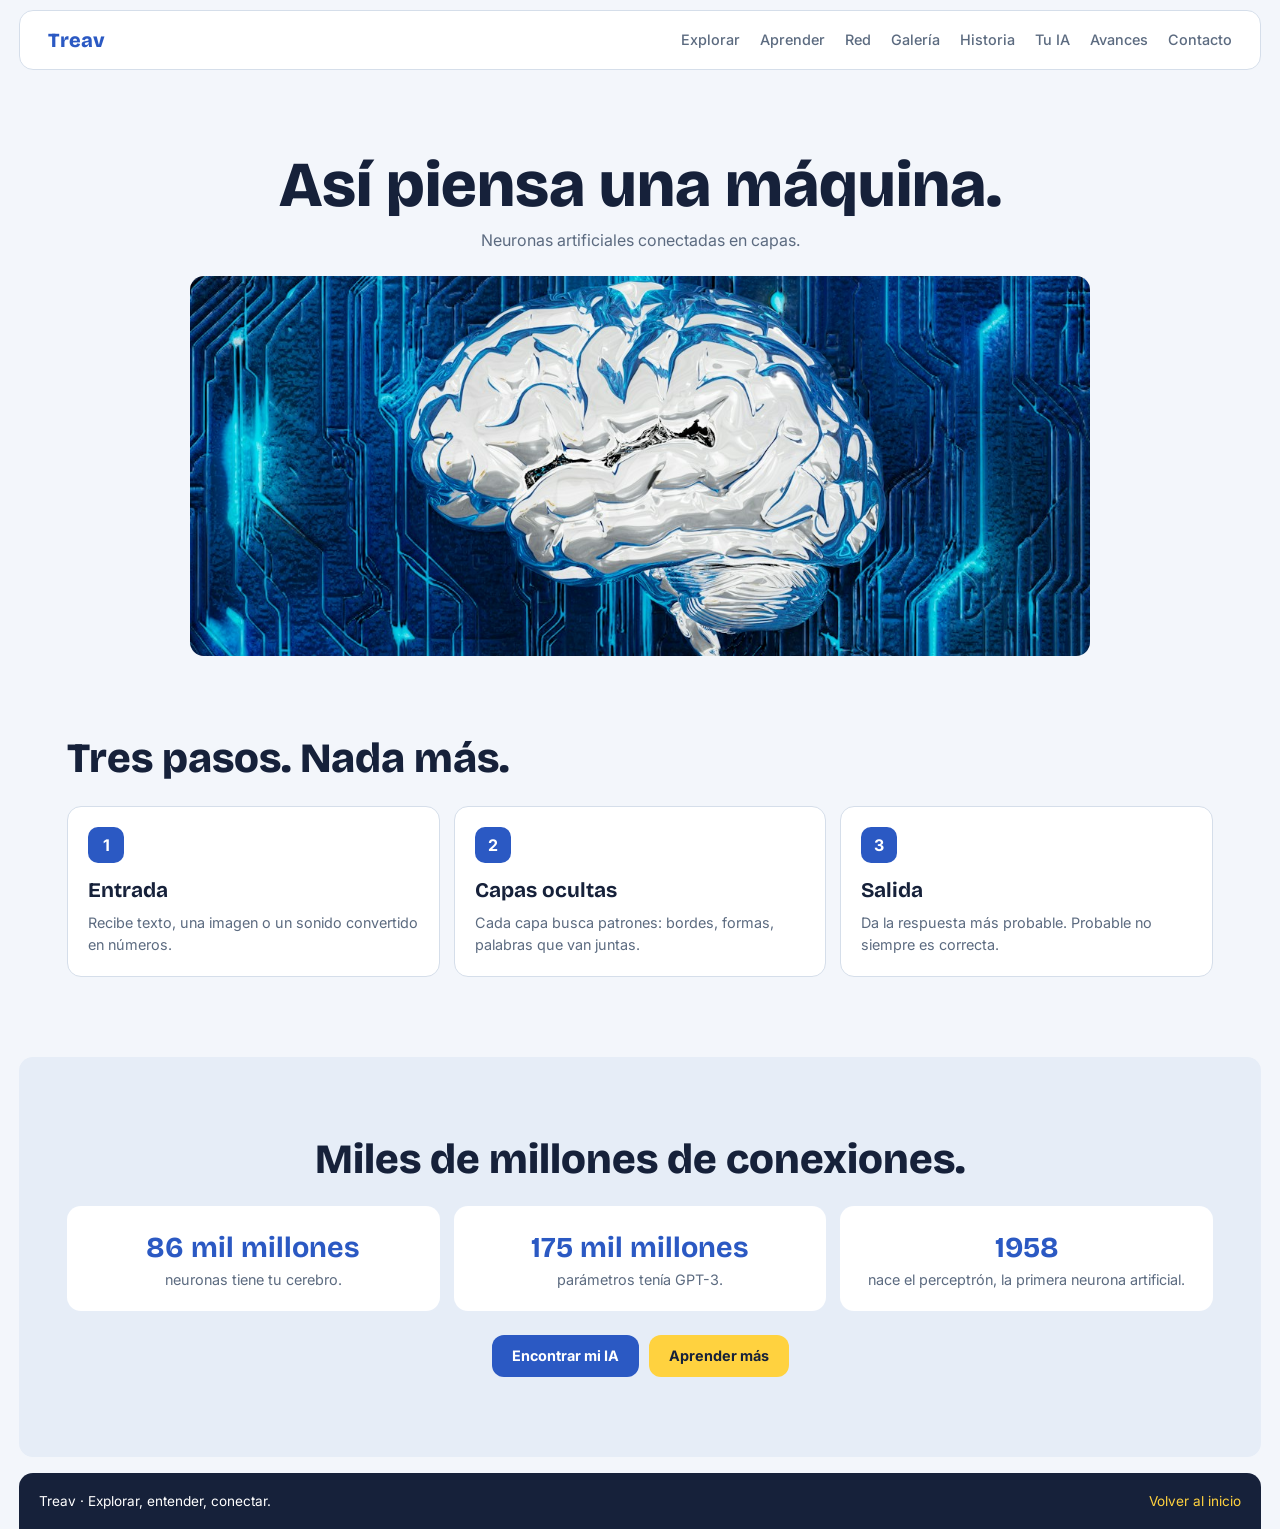
<file: red-neuronal.html>
<!DOCTYPE html>
<html lang="es">
<head>
<meta charset="UTF-8">
<meta name="viewport" content="width=device-width, initial-scale=1.0">
<title>Red neuronal · Treav</title>
<link rel="preconnect" href="https://fonts.googleapis.com">
<link rel="preconnect" href="https://fonts.gstatic.com" crossorigin>
<link href="https://fonts.googleapis.com/css2?family=Bricolage+Grotesque:opsz,wght@12..96,600;12..96,800&family=Inter:wght@400;500;600;700&display=swap" rel="stylesheet">
<link rel="stylesheet" href="css/estilos.css">
<link rel="stylesheet" href="css/red-neuronal.css">
</head>
<body>
<header class="superior">
<a class="logo" href="index.html">
<h1>Treav</h1>
</a>
<nav class="menu">
<a href="explorar.html">Explorar</a>
<a href="aprender.html">Aprender</a>
<a href="red-neuronal.html">Red</a>
<a href="galeria.html">Galería</a>
<a href="historia.html">Historia</a>
<a href="tu-ia.html">Tu IA</a>
<a href="avances.html">Avances</a>
<a href="contacto.html">Contacto</a>
</nav>
</header>

<main>

<section class="red-cabecera">
<h2 class="red-titulo">Así piensa una máquina.</h2>
<p class="seccion-texto">Neuronas artificiales conectadas en capas.</p>
<img class="cabecera-foto" src="img/cerebro-circuito.jpg" alt="Cerebro dibujado sobre un circuito de computadora">
</section>

<section class="seccion">
<h2 class="seccion-titulo">Tres pasos. Nada más.</h2>
<div class="pasos">
<div class="paso">
<span class="paso-numero">1</span>
<h3>Entrada</h3>
<p>Recibe texto, una imagen o un sonido convertido en números.</p>
</div>
<div class="paso">
<span class="paso-numero">2</span>
<h3>Capas ocultas</h3>
<p>Cada capa busca patrones: bordes, formas, palabras que van juntas.</p>
</div>
<div class="paso">
<span class="paso-numero">3</span>
<h3>Salida</h3>
<p>Da la respuesta más probable. Probable no siempre es correcta.</p>
</div>
</div>
</section>

<section class="seccion seccion-alterna">
<h2 class="seccion-titulo centrado">Miles de millones de conexiones.</h2>
<div class="datos">
<div class="dato">
<strong>86 mil millones</strong>
<p>neuronas tiene tu cerebro.</p>
</div>
<div class="dato">
<strong>175 mil millones</strong>
<p>parámetros tenía GPT-3.</p>
</div>
<div class="dato">
<strong>1958</strong>
<p>nace el perceptrón, la primera neurona artificial.</p>
</div>
</div>
<div class="botones">
<a class="boton boton-principal" href="tu-ia.html">Encontrar mi IA</a>
<a class="boton boton-secundario" href="aprender.html">Aprender más</a>
</div>
</section>

</main>

<footer class="pie">
<p>Treav · Explorar, entender, conectar.</p>
<a href="index.html">Volver al inicio</a>
</footer>
</body>
</html>
</file>
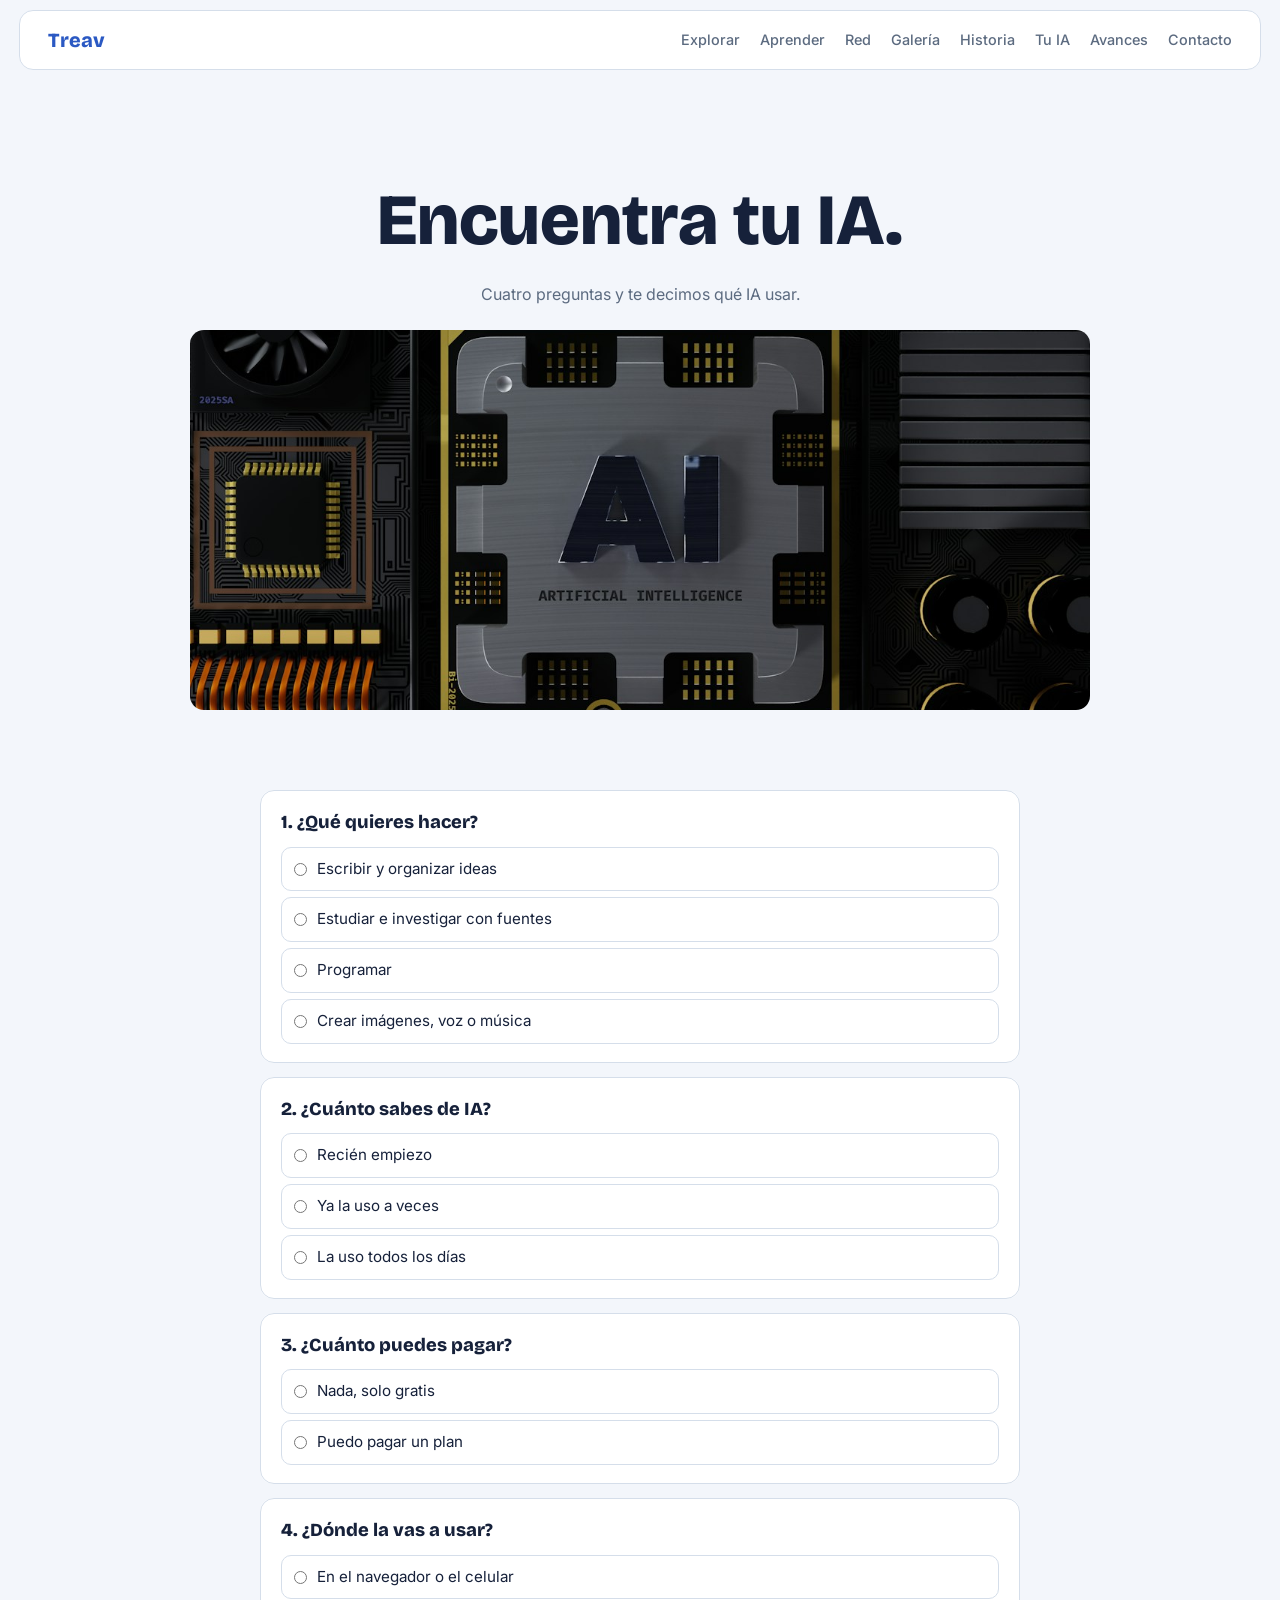
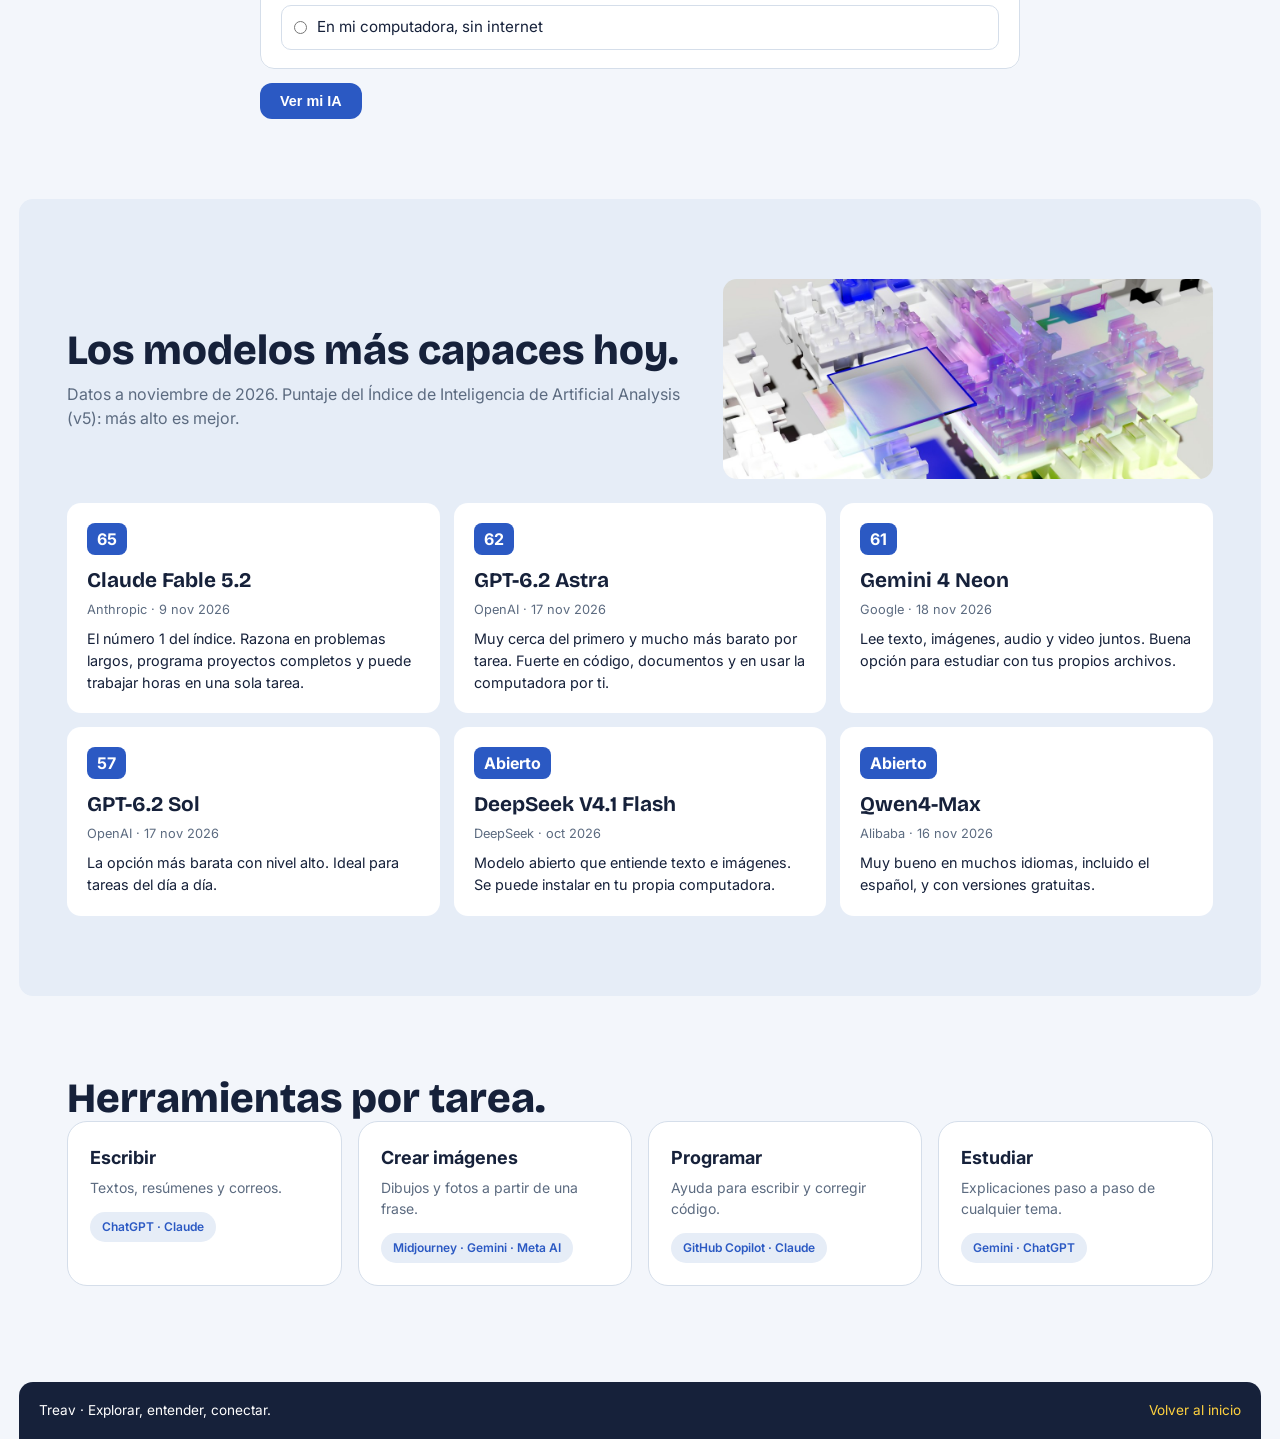
<file: tu-ia.html>
<!DOCTYPE html>
<html lang="es">
<head>
<meta charset="UTF-8">
<meta name="viewport" content="width=device-width, initial-scale=1.0">
<title>Tu IA · Treav</title>
<link rel="preconnect" href="https://fonts.googleapis.com">
<link rel="preconnect" href="https://fonts.gstatic.com" crossorigin>
<link href="https://fonts.googleapis.com/css2?family=Bricolage+Grotesque:opsz,wght@12..96,600;12..96,800&family=Inter:wght@400;500;600;700&display=swap" rel="stylesheet">
<link rel="stylesheet" href="css/estilos.css">
<link rel="stylesheet" href="css/tu-ia.css">
</head>
<body>
<header class="superior">
<a class="logo" href="index.html">
<h1>Treav</h1>
</a>
<nav class="menu">
<a href="explorar.html">Explorar</a>
<a href="aprender.html">Aprender</a>
<a href="red-neuronal.html">Red</a>
<a href="galeria.html">Galería</a>
<a href="historia.html">Historia</a>
<a href="tu-ia.html">Tu IA</a>
<a href="avances.html">Avances</a>
<a href="contacto.html">Contacto</a>
</nav>
</header>

<main>

<section class="tuia-cabecera">
<h2 class="tuia-titulo">Encuentra tu IA.</h2>
<p class="seccion-texto">Cuatro preguntas y te decimos qué IA usar.</p>
<img class="cabecera-foto" src="img/chip-ia.jpg" alt="Chip de computadora con las letras AI">
</section>

<section class="seccion">
<form class="cuestionario" id="cuestionario">
<fieldset class="pregunta-ia">
<legend>1. ¿Qué quieres hacer?</legend>
<label><input type="radio" name="objetivo" value="escribir" required> Escribir y organizar ideas</label>
<label><input type="radio" name="objetivo" value="estudiar"> Estudiar e investigar con fuentes</label>
<label><input type="radio" name="objetivo" value="programar"> Programar</label>
<label><input type="radio" name="objetivo" value="crear"> Crear imágenes, voz o música</label>
</fieldset>
<fieldset class="pregunta-ia">
<legend>2. ¿Cuánto sabes de IA?</legend>
<label><input type="radio" name="nivel" value="nuevo" required> Recién empiezo</label>
<label><input type="radio" name="nivel" value="medio"> Ya la uso a veces</label>
<label><input type="radio" name="nivel" value="avanzado"> La uso todos los días</label>
</fieldset>
<fieldset class="pregunta-ia">
<legend>3. ¿Cuánto puedes pagar?</legend>
<label><input type="radio" name="presupuesto" value="gratis" required> Nada, solo gratis</label>
<label><input type="radio" name="presupuesto" value="pago"> Puedo pagar un plan</label>
</fieldset>
<fieldset class="pregunta-ia">
<legend>4. ¿Dónde la vas a usar?</legend>
<label><input type="radio" name="lugar" value="web" required> En el navegador o el celular</label>
<label><input type="radio" name="lugar" value="local"> En mi computadora, sin internet</label>
</fieldset>
<button class="boton boton-principal" type="submit">Ver mi IA</button>
</form>
<div class="resultado" id="resultado" hidden>
<span class="resultado-etiqueta">Te recomendamos</span>
<h3 id="resultado-nombre"></h3>
<p id="resultado-texto"></p>
<a class="boton boton-principal" id="resultado-enlace" href="#" target="_blank" rel="noopener">Abrir sitio oficial</a>
</div>
</section>

<section class="seccion seccion-alterna">
<div class="modelos-cabecera">
<div>
<h2 class="seccion-titulo">Los modelos más capaces hoy.</h2>
<p class="seccion-texto">Datos a noviembre de 2026. Puntaje del Índice de Inteligencia de Artificial Analysis (v5): más alto es mejor.</p>
</div>
<img class="modelos-foto" src="img/red-fisica.jpg" alt="Una red neuronal representada con objetos físicos conectados">
</div>
<div class="modelos">
<div class="modelo">
<span class="modelo-puntaje">65</span>
<h3>Claude Fable 5.2</h3>
<span class="modelo-empresa">Anthropic · 9 nov 2026</span>
<p>El número 1 del índice. Razona en problemas largos, programa proyectos completos y puede trabajar horas en una sola tarea.</p>
</div>
<div class="modelo">
<span class="modelo-puntaje">62</span>
<h3>GPT-6.2 Astra</h3>
<span class="modelo-empresa">OpenAI · 17 nov 2026</span>
<p>Muy cerca del primero y mucho más barato por tarea. Fuerte en código, documentos y en usar la computadora por ti.</p>
</div>
<div class="modelo">
<span class="modelo-puntaje">61</span>
<h3>Gemini 4 Neon</h3>
<span class="modelo-empresa">Google · 18 nov 2026</span>
<p>Lee texto, imágenes, audio y video juntos. Buena opción para estudiar con tus propios archivos.</p>
</div>
<div class="modelo">
<span class="modelo-puntaje">57</span>
<h3>GPT-6.2 Sol</h3>
<span class="modelo-empresa">OpenAI · 17 nov 2026</span>
<p>La opción más barata con nivel alto. Ideal para tareas del día a día.</p>
</div>
<div class="modelo">
<span class="modelo-puntaje">Abierto</span>
<h3>DeepSeek V4.1 Flash</h3>
<span class="modelo-empresa">DeepSeek · oct 2026</span>
<p>Modelo abierto que entiende texto e imágenes. Se puede instalar en tu propia computadora.</p>
</div>
<div class="modelo">
<span class="modelo-puntaje">Abierto</span>
<h3>Qwen4-Max</h3>
<span class="modelo-empresa">Alibaba · 16 nov 2026</span>
<p>Muy bueno en muchos idiomas, incluido el español, y con versiones gratuitas.</p>
</div>
</div>
</section>

<section class="seccion">
<h2 class="seccion-titulo">Herramientas por tarea.</h2>
<div class="opciones">
<div class="opcion">
<h3>Escribir</h3>
<p>Textos, resúmenes y correos.</p>
<span class="opcion-ia">ChatGPT · Claude</span>
</div>
<div class="opcion">
<h3>Crear imágenes</h3>
<p>Dibujos y fotos a partir de una frase.</p>
<span class="opcion-ia">Midjourney · Gemini · Meta AI</span>
</div>
<div class="opcion">
<h3>Programar</h3>
<p>Ayuda para escribir y corregir código.</p>
<span class="opcion-ia">GitHub Copilot · Claude</span>
</div>
<div class="opcion">
<h3>Estudiar</h3>
<p>Explicaciones paso a paso de cualquier tema.</p>
<span class="opcion-ia">Gemini · ChatGPT</span>
</div>
</div>
</section>

</main>

<footer class="pie">
<p>Treav · Explorar, entender, conectar.</p>
<a href="index.html">Volver al inicio</a>
</footer>
<script src="js/cuestionario.js"></script>
</body>
</html>
</file>
<file: css/estilos.css>
:root {
--fondo: #F3F6FB;
--fondo-alterno: #E6EDF7;
--blanco: #FFFFFF;
--tinta: #16213A;
--gris: #5C6B80;
--borde: #D5DEEA;
--azul: #2B59C3;
--azul-oscuro: #1E4396;
--amarillo: #FFD23F;
--verde: #25D366;
--pantalla: #0F1A2E;
}
* {
box-sizing: border-box;
margin: 0;
padding: 0;
}
body {
background: var(--fondo);
color: var(--tinta);
font-family: "Inter", sans-serif;
line-height: 1.5;
}
.superior h1,
.portada-titulo,
.seccion-titulo,
.tarjeta-pie h3,
.invitacion h2,
.whatsapp h3 {
font-family: "Bricolage Grotesque", sans-serif;
font-weight: 800;
}
.superior {
display: flex;
flex-wrap: wrap;
align-items: center;
justify-content: space-between;
gap: 12px;
width: 97%;
margin: 10px auto 0;
padding: 12px 20px;
background: var(--blanco);
border: 1px solid var(--borde);
border-radius: 14px;
}
.logo {
text-decoration: none;
}
.superior h1 {
font-size: 1.25rem;
color: var(--azul);
}
.menu {
width: 100%;
display: flex;
flex-wrap: wrap;
gap: 6px 14px;
}
.menu a {
font-size: 0.85rem;
font-weight: 500;
color: var(--gris);
text-decoration: none;
}
.menu a:hover {
color: var(--azul);
}
.portada {
position: relative;
overflow: hidden;
width: 97%;
margin: 12px auto 0;
padding: 64px 20px 48px;
text-align: center;
background: var(--blanco);
border-radius: 14px;
}
.portada-red {
position: absolute;
top: 0;
left: 0;
width: 100%;
height: 100%;
object-fit: cover;
filter: invert(1);
mix-blend-mode: multiply;
opacity: 0.5;
}
.portada-esfera {
position: absolute;
top: 50%;
left: 50%;
width: 300px;
height: 300px;
transform: translate(-50%, -55%);
border-radius: 50%;
object-fit: cover;
filter: invert(1);
mix-blend-mode: multiply;
opacity: 0.6;
}
.portada-contenido {
position: relative;
}
.portada-titulo {
font-size: clamp(2.25rem, 6vw, 4.5rem);
line-height: 1.05;
max-width: 900px;
margin: 0 auto;
}
.portada-texto {
font-size: 1.1rem;
color: var(--gris);
margin-top: 14px;
}
.desliza {
font-size: 0.75rem;
color: var(--gris);
margin-top: 24px;
}
.botones {
display: flex;
flex-wrap: wrap;
justify-content: center;
gap: 10px;
margin-top: 24px;
}
.boton {
display: inline-block;
padding: 10px 20px;
border-radius: 12px;
font-size: 0.9rem;
font-weight: 700;
text-decoration: none;
}
.boton-principal {
background: var(--azul);
color: var(--blanco);
}
.boton-principal:hover {
background: var(--azul-oscuro);
}
.boton-secundario {
background: var(--amarillo);
color: var(--tinta);
}
.boton-blanco {
background: var(--blanco);
color: var(--azul);
}
.boton-borde {
color: var(--blanco);
border: 2px solid var(--blanco);
}
.boton-whatsapp {
display: flex;
align-items: center;
gap: 8px;
background: var(--verde);
color: var(--tinta);
}
.boton-whatsapp img {
width: 18px;
}
.seccion {
width: 97%;
margin: 0 auto;
padding: 48px 16px;
}
.seccion-alterna {
background: var(--fondo-alterno);
border-radius: 14px;
}
.seccion-titulo {
font-size: clamp(1.6rem, 4vw, 2.6rem);
line-height: 1.1;
}
.seccion-texto {
font-size: 1rem;
color: var(--gris);
margin-top: 8px;
}
.centrado {
text-align: center;
}
.mapa {
display: flex;
flex-wrap: wrap;
justify-content: center;
gap: 10px;
margin-top: 24px;
padding: 32px 16px;
background: var(--blanco);
border: 1px solid var(--borde);
border-radius: 14px;
}
.nodo {
padding: 8px 16px;
border-radius: 12px;
border: 1px solid var(--borde);
font-size: 0.85rem;
font-weight: 600;
color: var(--tinta);
text-decoration: none;
}
.nodo:hover {
color: var(--azul);
border-color: var(--azul);
}
.nodo-activo {
background: var(--amarillo);
border-color: var(--amarillo);
}
.estudiantes {
display: grid;
grid-template-columns: 1fr;
align-items: center;
gap: 20px;
}
.estudiantes-foto,
.cabecera-foto {
width: 100%;
height: 220px;
object-fit: cover;
border-radius: 14px;
}
.cabecera-foto {
display: block;
max-width: 900px;
margin: 24px auto 0;
}
.cabecera {
display: flex;
align-items: center;
justify-content: space-between;
}
.objeto-3d {
display: none;
width: 110px;
filter: invert(1);
mix-blend-mode: multiply;
}
.tarjetas {
display: grid;
grid-template-columns: 1fr;
gap: 14px;
margin-top: 24px;
}
.tarjeta {
background: var(--blanco);
border: 1px solid var(--borde);
border-radius: 14px;
overflow: hidden;
color: var(--tinta);
text-decoration: none;
}
.tarjeta-imagen {
display: block;
width: 100%;
height: 160px;
object-fit: cover;
background: var(--pantalla);
}
.tarjeta-pie {
display: flex;
align-items: center;
gap: 10px;
padding: 14px 16px;
}
.tarjeta-numero {
padding: 2px 8px;
border-radius: 6px;
background: var(--amarillo);
font-size: 0.7rem;
font-weight: 700;
}
.tarjeta-pie h3 {
font-size: 1.1rem;
flex: 1;
}
.invitacion {
position: relative;
overflow: hidden;
background: var(--azul);
color: var(--blanco);
text-align: center;
padding: 40px 20px;
border-radius: 14px;
}
.invitacion-cerebro {
position: absolute;
top: -20px;
right: -30px;
width: 150px;
mix-blend-mode: screen;
opacity: 0.5;
}
.invitacion h2 {
position: relative;
font-size: clamp(1.6rem, 4vw, 2.6rem);
line-height: 1.1;
max-width: 720px;
margin: 0 auto;
}
.invitacion p {
position: relative;
margin-top: 10px;
}
.whatsapp {
display: flex;
flex-direction: column;
align-items: flex-start;
gap: 14px;
margin-top: 14px;
padding: 20px;
background: var(--blanco);
border: 1px solid var(--borde);
border-radius: 14px;
}
.whatsapp-logo {
width: 44px;
}
.whatsapp-texto {
flex: 1;
}
.whatsapp h3 {
font-size: 1.05rem;
}
.whatsapp p {
font-size: 0.85rem;
color: var(--gris);
margin-top: 4px;
}
.pie {
display: flex;
flex-direction: column;
align-items: center;
gap: 6px;
width: 97%;
margin: 16px auto 0;
padding: 18px 20px;
background: var(--tinta);
color: var(--blanco);
border-radius: 14px 14px 0 0;
font-size: 0.85rem;
text-align: center;
}
.pie a {
color: var(--amarillo);
text-decoration: none;
}
@media (min-width: 768px) {
.superior {
flex-wrap: nowrap;
padding: 14px 28px;
}
.menu {
width: auto;
flex-wrap: nowrap;
gap: 20px;
}
.menu a {
font-size: 0.9rem;
}
.portada {
padding: 96px 32px 72px;
}
.portada-esfera {
width: 440px;
height: 440px;
}
.seccion {
padding: 64px 28px;
}
.estudiantes {
grid-template-columns: 1fr 1fr;
gap: 32px;
}
.estudiantes-foto {
height: 300px;
}
.cabecera-foto {
height: 320px;
}
.objeto-3d {
display: block;
}
.tarjetas {
grid-template-columns: repeat(3, minmax(0, 1fr));
}
.invitacion-cerebro {
width: 220px;
}
.whatsapp {
flex-direction: row;
align-items: center;
}
.pie {
flex-direction: row;
justify-content: space-between;
}
}
@media (min-width: 1200px) {
.portada {
padding: 120px 48px 96px;
}
.portada-esfera {
width: 560px;
height: 560px;
}
.seccion {
padding: 80px 48px;
}
.tarjeta-imagen {
height: 200px;
}
.estudiantes-foto {
height: 360px;
}
.cabecera-foto {
height: 380px;
}
}
.red-animada {
width: 100%;
max-height: 300px;
padding: 16px;
background: var(--pantalla);
border-radius: 14px;
}
.red-lineas line {
stroke: #3A5A9E;
stroke-width: 1.5;
}
.nodo-red {
fill: var(--pantalla);
stroke: #5B8DEF;
stroke-width: 3;
animation: encender 3s infinite;
}
.capa-2 {
animation-delay: 1s;
}
.capa-3 {
animation-delay: 2s;
}
@keyframes encender {
0%, 100% {
fill: var(--pantalla);
}
15% {
fill: var(--amarillo);
}
40% {
fill: var(--pantalla);
}
}
@media (prefers-reduced-motion: reduce) {
.nodo-red {
animation: none;
}
}
.mapa {
position: relative;
overflow: hidden;
}
.mapa-esfera {
display: block;
width: 220px;
height: 220px;
margin: 0 auto 16px;
border-radius: 50%;
object-fit: cover;
filter: invert(1) hue-rotate(180deg);
mix-blend-mode: multiply;
}
.nodo {
position: relative;
background: var(--blanco);
box-shadow: 0 4px 14px rgba(22, 33, 58, 0.12);
}
.mapa .nodo-activo {
background: var(--amarillo);
}
.superior {
position: sticky;
top: 10px;
z-index: 5;
}
a:focus-visible,
button:focus-visible,
input:focus-visible {
outline: 3px solid var(--amarillo);
outline-offset: 3px;
}
@media (min-width: 768px) {
.mapa {
display: block;
height: 460px;
}
.mapa-esfera {
position: absolute;
top: 50%;
left: 50%;
width: 380px;
height: 380px;
margin: 0;
transform: translate(-50%, -50%);
}
.nodo {
position: absolute;
transform: translate(-50%, -50%);
}
.nodo-1 {
top: 50%;
left: 22%;
}
.nodo-2 {
top: 20%;
left: 50%;
}
.nodo-3 {
top: 38%;
left: 78%;
}
.nodo-4 {
top: 82%;
left: 48%;
}
.nodo-5 {
top: 66%;
left: 76%;
}
}
.tarjeta {
display: flex;
flex-direction: column;
}
.tarjeta:not(:has(.tarjeta-imagen))::before {
content: "";
display: block;
height: 160px;
background-color: var(--pantalla);
background-size: cover;
background-position: center;
}
.tarjeta:nth-child(2)::before {
background-image: url("../img/red-fisica.jpg");
}
.tarjeta:nth-child(3)::before {
background-image: url("../img/cerebro-circuito.jpg");
}
@media (min-width: 1200px) {
.tarjeta:not(:has(.tarjeta-imagen))::before {
height: 200px;
}
}
</file>
<file: css/aprender.css>
.pagina-cabecera {
padding: 56px 20px 0;
text-align: center;
}
.pagina-titulo {
font-family: 'Bricolage Grotesque', sans-serif;
font-size: 36px;
font-weight: 800;
}
.lecciones {
display: flex;
flex-direction: column;
gap: 16px;
}
.leccion {
background-color: var(--blanco);
border: 1px solid var(--borde);
border-radius: 20px;
padding: 22px;
}
.leccion-numero {
display: inline-block;
width: 32px;
height: 32px;
line-height: 32px;
text-align: center;
border-radius: 50%;
background-color: var(--azul);
color: var(--blanco);
font-size: 14px;
font-weight: 600;
}
.leccion h3 {
font-size: 18px;
margin-top: 12px;
}
.leccion p {
font-size: 14px;
color: var(--gris);
margin-top: 6px;
}
.explicacion {
display: flex;
flex-direction: column;
gap: 24px;
}
.explicacion-imagen {
width: 100%;
border-radius: 20px;
background-color: var(--pantalla);
}
.explicacion-boton {
margin-top: 20px;
}
@media (min-width: 768px) {
.pagina-cabecera {
padding: 80px 32px 0;
}
.pagina-titulo {
font-size: 56px;
}
.lecciones {
flex-direction: row;
flex-wrap: wrap;
}
.leccion {
width: calc(50% - 8px);
}
.explicacion {
flex-direction: row;
align-items: center;
}
.explicacion-imagen {
width: 50%;
}
}
@media (min-width: 1200px) {
.pagina-cabecera {
padding: 96px 48px 0;
}
.pagina-titulo {
font-size: 72px;
}
.leccion {
width: calc(25% - 12px);
}
}
</file>
<file: css/avances.css>
.avances-cabecera {
padding: 56px 20px 0;
text-align: center;
}
.avances-titulo {
font-family: "Bricolage Grotesque", sans-serif;
font-size: clamp(2rem, 5vw, 4rem);
font-weight: 800;
line-height: 1.1;
}
.novedades {
display: grid;
grid-template-columns: 1fr;
gap: 14px;
}
.novedad {
padding: 20px;
background: var(--blanco);
border: 1px solid var(--borde);
border-left: 6px solid var(--azul);
border-radius: 14px;
}
.novedad-etiqueta {
font-size: 0.75rem;
font-weight: 700;
color: var(--azul);
text-transform: uppercase;
}
.novedad h3 {
font-family: "Bricolage Grotesque", sans-serif;
font-size: 1.3rem;
margin-top: 6px;
}
.novedad p {
font-size: 0.9rem;
color: var(--gris);
margin-top: 6px;
}
.anios {
display: grid;
grid-template-columns: 1fr;
gap: 20px;
margin-top: 24px;
}
.anio {
padding-top: 12px;
border-top: 3px solid var(--amarillo);
}
.anio strong {
font-family: "Bricolage Grotesque", sans-serif;
font-size: 2.2rem;
}
.anio h3 {
font-size: 1rem;
}
.anio p {
font-size: 0.85rem;
color: var(--gris);
}
@media (min-width: 768px) {
.avances-cabecera {
padding: 80px 32px 0;
}
.anios {
grid-template-columns: 1fr 1fr;
}
}
@media (min-width: 1200px) {
.anios {
grid-template-columns: repeat(4, minmax(0, 1fr));
}
}
</file>
<file: css/contacto.css>
.contacto-cabecera {
padding: 56px 20px 0;
}
.contacto-titulo {
font-family: "Bricolage Grotesque", sans-serif;
font-size: clamp(2rem, 5vw, 4rem);
font-weight: 800;
line-height: 1.1;
max-width: 700px;
}
.contacto {
display: grid;
grid-template-columns: 1fr;
gap: 14px;
}
.tarjeta-whatsapp {
padding: 28px;
background: var(--verde);
color: var(--tinta);
border-radius: 14px;
}
.tarjeta-whatsapp img {
width: 52px;
padding: 6px;
background: var(--blanco);
border-radius: 12px;
}
.tarjeta-whatsapp span {
display: block;
margin-top: 12px;
font-size: 0.75rem;
font-weight: 700;
text-transform: uppercase;
}
.tarjeta-whatsapp strong {
display: block;
font-family: "Bricolage Grotesque", sans-serif;
font-size: clamp(1.8rem, 4vw, 2.6rem);
}
.tarjeta-whatsapp p {
margin: 6px 0 18px;
}
.tarjeta-whatsapp .boton {
background: var(--tinta);
color: var(--blanco);
}
.motivos {
display: grid;
gap: 14px;
}
.motivo,
.pregunta {
padding: 20px;
background: var(--blanco);
border: 1px solid var(--borde);
border-radius: 14px;
}
.motivo h3,
.pregunta h3 {
font-family: "Bricolage Grotesque", sans-serif;
font-size: 1.25rem;
}
.motivo p,
.pregunta p {
font-size: 0.9rem;
color: var(--gris);
margin-top: 4px;
}
.preguntas {
display: grid;
grid-template-columns: 1fr;
gap: 14px;
margin-top: 24px;
}
@media (min-width: 768px) {
.contacto-cabecera {
padding: 80px 32px 0;
}
.contacto {
grid-template-columns: 1.2fr 1fr;
}
.preguntas {
grid-template-columns: repeat(3, minmax(0, 1fr));
}
}
</file>
<file: css/explorar.css>
.explorar-cabecera {
padding: 56px 20px 0;
text-align: center;
}
.explorar-titulo {
font-family: "Bricolage Grotesque", sans-serif;
font-size: clamp(2rem, 5vw, 4rem);
font-weight: 800;
line-height: 1.1;
}
.grupos {
display: grid;
grid-template-columns: 1fr;
gap: 14px;
}
.grupo {
padding: 20px;
background: var(--blanco);
border: 1px solid var(--borde);
border-radius: 14px;
}
.grupo-etiqueta {
display: inline-block;
padding: 2px 8px;
border-radius: 6px;
background: var(--amarillo);
font-size: 0.75rem;
font-weight: 700;
}
.grupo h3 {
font-family: "Bricolage Grotesque", sans-serif;
font-size: 1.3rem;
margin-top: 10px;
}
.grupo-uso {
font-size: 0.9rem;
color: var(--gris);
margin-top: 6px;
}
.herramientas {
list-style: none;
margin-top: 14px;
border-top: 1px solid var(--borde);
}
.herramientas li {
display: flex;
justify-content: space-between;
gap: 10px;
padding: 10px 0;
border-bottom: 1px solid var(--borde);
font-size: 0.85rem;
color: var(--gris);
}
.herramientas a {
font-weight: 700;
color: var(--azul);
text-decoration: none;
}
.revisar {
max-width: 720px;
margin-top: 20px;
padding-left: 20px;
}
.revisar li {
padding: 8px 0;
}
@media (min-width: 768px) {
.explorar-cabecera {
padding: 80px 32px 0;
}
.grupos {
grid-template-columns: 1fr 1fr;
}
}
.opciones-inicio {
display: grid;
grid-template-columns: 1fr;
gap: 12px;
max-width: 900px;
margin: 24px auto;
text-align: left;
}
.opcion-inicio {
padding: 18px 20px;
background: var(--blanco);
border: 1px solid var(--borde);
border-radius: 14px;
color: var(--tinta);
text-decoration: none;
}
.opcion-inicio:hover {
border-color: var(--azul);
}
.opcion-inicio h3 {
font-family: "Bricolage Grotesque", sans-serif;
font-size: 1.15rem;
}
.opcion-inicio p {
font-size: 0.9rem;
color: var(--gris);
}
.botones-izquierda {
justify-content: flex-start;
}
@media (min-width: 768px) {
.opciones-inicio {
grid-template-columns: 1fr 1fr;
}
}
</file>
<file: css/galeria.css>
.galeria-cabecera {
padding: 56px 20px 0;
text-align: center;
}
.galeria-titulo {
font-family: 'Bricolage Grotesque', sans-serif;
font-size: 36px;
font-weight: 800;
}
.cuadricula {
display: flex;
flex-direction: column;
gap: 16px;
}
.obra {
background-color: var(--blanco);
border: 1px solid var(--borde);
border-radius: 20px;
overflow: hidden;
padding-bottom: 18px;
}
.obra-imagen {
display: block;
width: 100%;
height: 220px;
object-fit: cover;
background-color: var(--pantalla);
}
.obra h3 {
font-size: 17px;
margin: 16px 18px 0;
}
.obra p {
font-size: 14px;
color: var(--gris);
margin: 6px 18px 0;
}
@media (min-width: 768px) {
.galeria-cabecera {
padding: 80px 32px 0;
}
.galeria-titulo {
font-size: 56px;
}
.cuadricula {
flex-direction: row;
flex-wrap: wrap;
}
.obra {
width: calc(50% - 8px);
}
}
@media (min-width: 1200px) {
.galeria-cabecera {
padding: 96px 48px 0;
}
.galeria-titulo {
font-size: 72px;
}
.obra-imagen {
height: 280px;
}
}
</file>
<file: css/historia.css>
.historia-cabecera {
padding: 56px 20px 0;
text-align: center;
}
.historia-titulo {
font-family: 'Bricolage Grotesque', sans-serif;
font-size: 36px;
font-weight: 800;
}
.linea {
max-width: 720px;
margin: 0 auto;
border-left: 2px solid var(--azul);
}
.momento {
margin: 0 0 24px 20px;
padding: 18px 20px;
background-color: var(--blanco);
border: 1px solid var(--borde);
border-radius: 20px;
}
.momento-anio {
font-size: 13px;
font-weight: 700;
color: var(--azul);
}
.momento h3 {
font-size: 18px;
margin-top: 6px;
}
.momento p {
font-size: 14px;
color: var(--gris);
margin-top: 6px;
}
@media (min-width: 768px) {
.historia-cabecera {
padding: 80px 32px 0;
}
.historia-titulo {
font-size: 56px;
}
.momento {
margin-left: 32px;
}
}
@media (min-width: 1200px) {
.historia-cabecera {
padding: 96px 48px 0;
}
.historia-titulo {
font-size: 72px;
}
}
</file>
<file: css/red-neuronal.css>
.red-cabecera {
padding: 56px 20px 0;
text-align: center;
}
.red-titulo {
font-family: "Bricolage Grotesque", sans-serif;
font-size: clamp(2rem, 5vw, 4rem);
font-weight: 800;
line-height: 1.1;
}
.pasos {
display: grid;
grid-template-columns: 1fr;
gap: 14px;
margin-top: 24px;
}
.paso {
padding: 20px;
background: var(--blanco);
border: 1px solid var(--borde);
border-radius: 14px;
}
.paso-numero {
display: inline-block;
width: 36px;
height: 36px;
line-height: 36px;
text-align: center;
border-radius: 10px;
background: var(--azul);
color: var(--blanco);
font-weight: 700;
}
.paso h3 {
font-family: "Bricolage Grotesque", sans-serif;
font-size: 1.3rem;
margin-top: 12px;
}
.paso p {
font-size: 0.9rem;
color: var(--gris);
margin-top: 6px;
}
.datos {
display: grid;
grid-template-columns: 1fr;
gap: 14px;
margin-top: 24px;
}
.dato {
padding: 20px;
background: var(--blanco);
border-radius: 14px;
text-align: center;
}
.dato strong {
display: block;
font-family: "Bricolage Grotesque", sans-serif;
font-size: 1.8rem;
color: var(--azul);
}
.dato p {
font-size: 0.9rem;
color: var(--gris);
}
@media (min-width: 768px) {
.red-cabecera {
padding: 80px 32px 0;
}
.pasos,
.datos {
grid-template-columns: repeat(3, minmax(0, 1fr));
}
}
</file>
<file: css/tu-ia.css>
.tuia-cabecera {
padding: 56px 20px 0;
text-align: center;
}
.tuia-titulo {
font-family: 'Bricolage Grotesque', sans-serif;
font-size: 36px;
font-weight: 800;
}
.opciones {
display: flex;
flex-direction: column;
gap: 16px;
}
.opcion {
background-color: var(--blanco);
border: 1px solid var(--borde);
border-radius: 20px;
padding: 22px;
}
.opcion h3 {
font-size: 18px;
}
.opcion p {
font-size: 14px;
color: var(--gris);
margin-top: 6px;
}
.opcion-ia {
display: inline-block;
margin-top: 14px;
padding: 6px 12px;
border-radius: 30px;
background-color: var(--fondo-alterno);
color: var(--azul);
font-size: 12px;
font-weight: 600;
}
@media (min-width: 768px) {
.tuia-cabecera {
padding: 80px 32px 0;
}
.tuia-titulo {
font-size: 56px;
}
.opciones {
flex-direction: row;
flex-wrap: wrap;
}
.opcion {
width: calc(50% - 8px);
}
}
@media (min-width: 1200px) {
.tuia-cabecera {
padding: 96px 48px 0;
}
.tuia-titulo {
font-size: 72px;
}
.opcion {
width: calc(25% - 12px);
}
}
.cuestionario {
display: grid;
gap: 14px;
max-width: 760px;
margin: 0 auto;
}
.pregunta-ia {
padding: 18px 20px;
background: var(--blanco);
border: 1px solid var(--borde);
border-radius: 14px;
}
.pregunta-ia legend {
float: left;
width: 100%;
margin-bottom: 10px;
font-family: "Bricolage Grotesque", sans-serif;
font-size: 1.15rem;
font-weight: 800;
}
.pregunta-ia label {
display: flex;
align-items: center;
gap: 10px;
padding: 10px 12px;
margin-top: 6px;
border: 1px solid var(--borde);
border-radius: 10px;
font-size: 0.95rem;
cursor: pointer;
}
.pregunta-ia label:has(input:checked) {
border-color: var(--azul);
background: var(--fondo-alterno);
}
.pregunta-ia input {
accent-color: var(--azul);
}
.cuestionario .boton {
border: 0;
cursor: pointer;
justify-self: start;
}
.resultado {
max-width: 760px;
margin: 20px auto 0;
padding: 24px;
background: var(--blanco);
border: 2px solid var(--azul);
border-radius: 14px;
}
.resultado-etiqueta {
display: inline-block;
padding: 2px 8px;
border-radius: 6px;
background: var(--amarillo);
font-size: 0.75rem;
font-weight: 700;
}
.resultado h3 {
font-family: "Bricolage Grotesque", sans-serif;
font-size: 1.8rem;
margin-top: 8px;
}
.resultado p {
color: var(--gris);
margin: 6px 0 16px;
}
.modelos-cabecera {
display: grid;
gap: 20px;
align-items: center;
}
.modelos-foto {
width: 100%;
height: 200px;
object-fit: cover;
border-radius: 14px;
}
.modelos {
display: grid;
grid-template-columns: 1fr;
gap: 14px;
margin-top: 24px;
}
.modelo {
padding: 20px;
background: var(--blanco);
border-radius: 14px;
}
.modelo-puntaje {
display: inline-block;
padding: 4px 10px;
border-radius: 8px;
background: var(--azul);
color: var(--blanco);
font-weight: 700;
}
.modelo h3 {
font-family: "Bricolage Grotesque", sans-serif;
font-size: 1.3rem;
margin-top: 10px;
}
.modelo-empresa {
font-size: 0.8rem;
color: var(--gris);
}
.modelo p {
font-size: 0.9rem;
margin-top: 8px;
}
@media (min-width: 768px) {
.modelos-cabecera {
grid-template-columns: 1.3fr 1fr;
}
.modelos {
grid-template-columns: 1fr 1fr;
}
}
@media (min-width: 1200px) {
.modelos {
grid-template-columns: repeat(3, minmax(0, 1fr));
}
}
</file>
